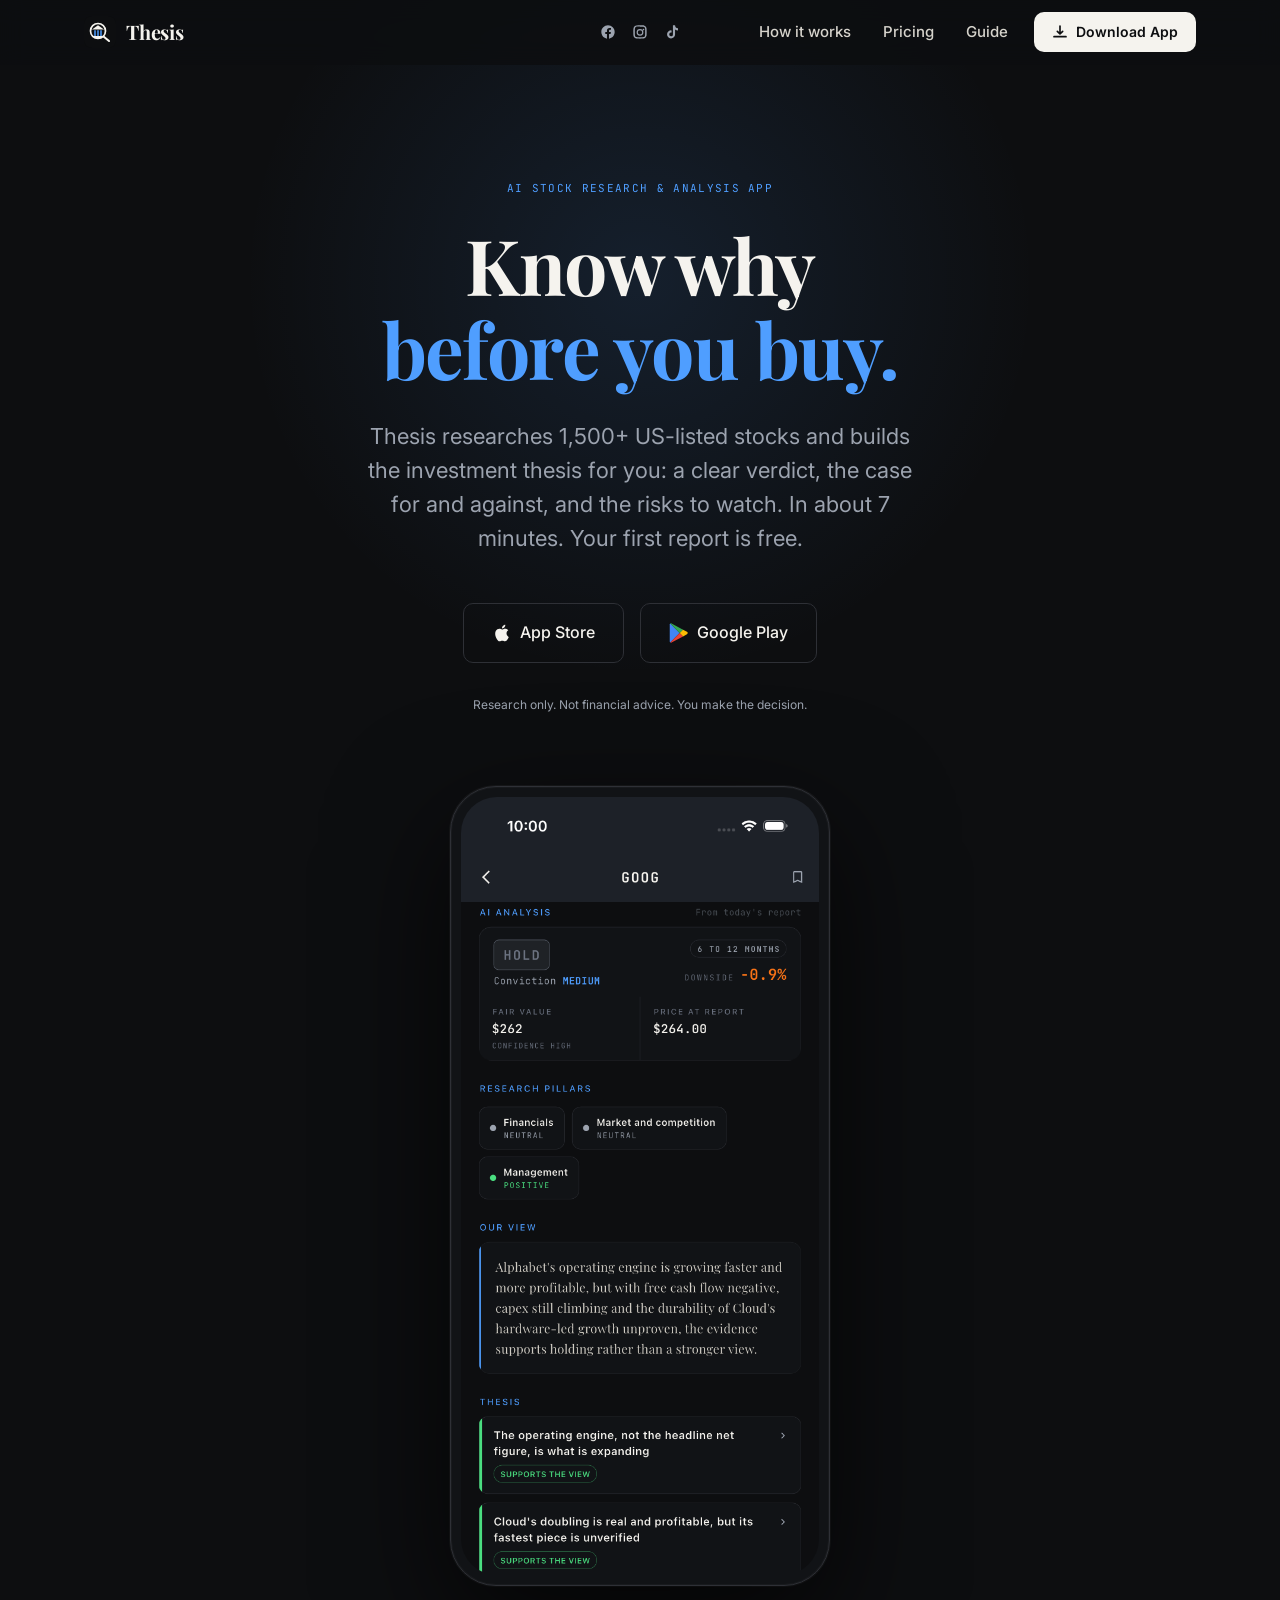
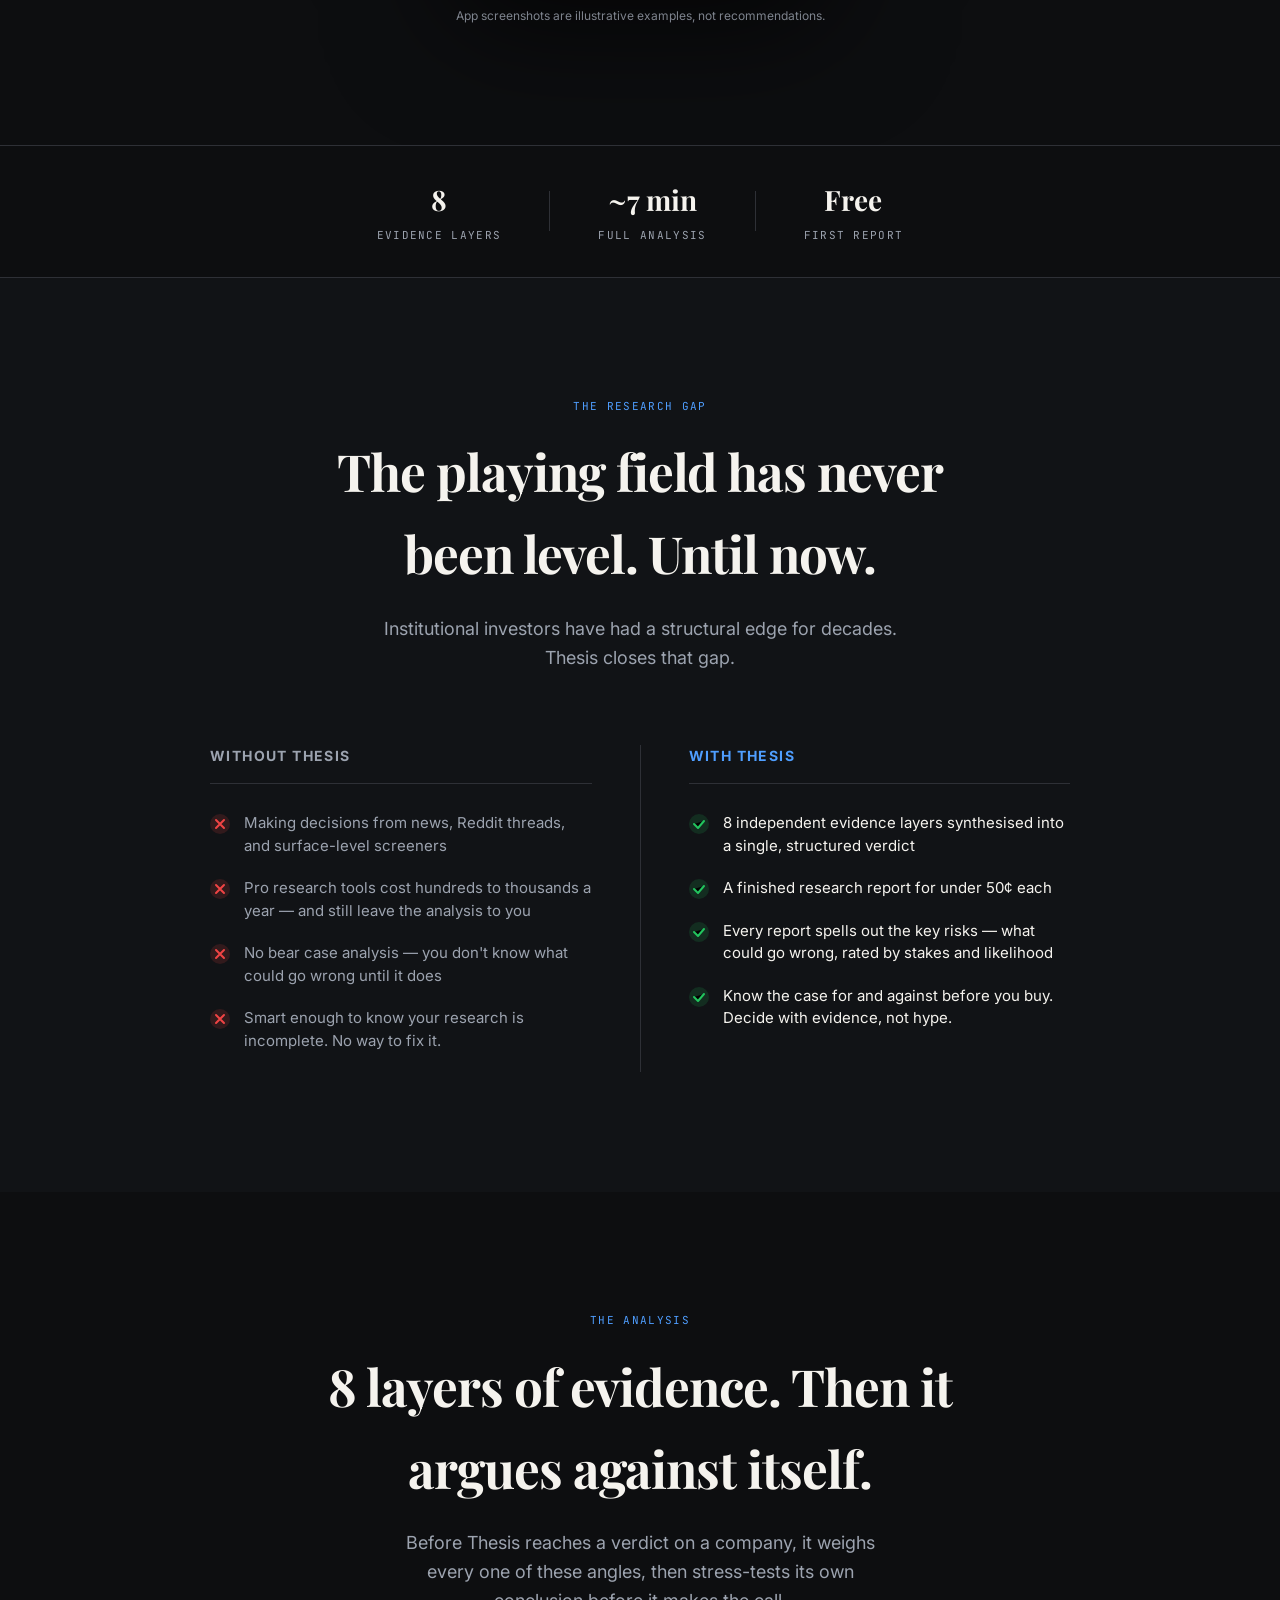
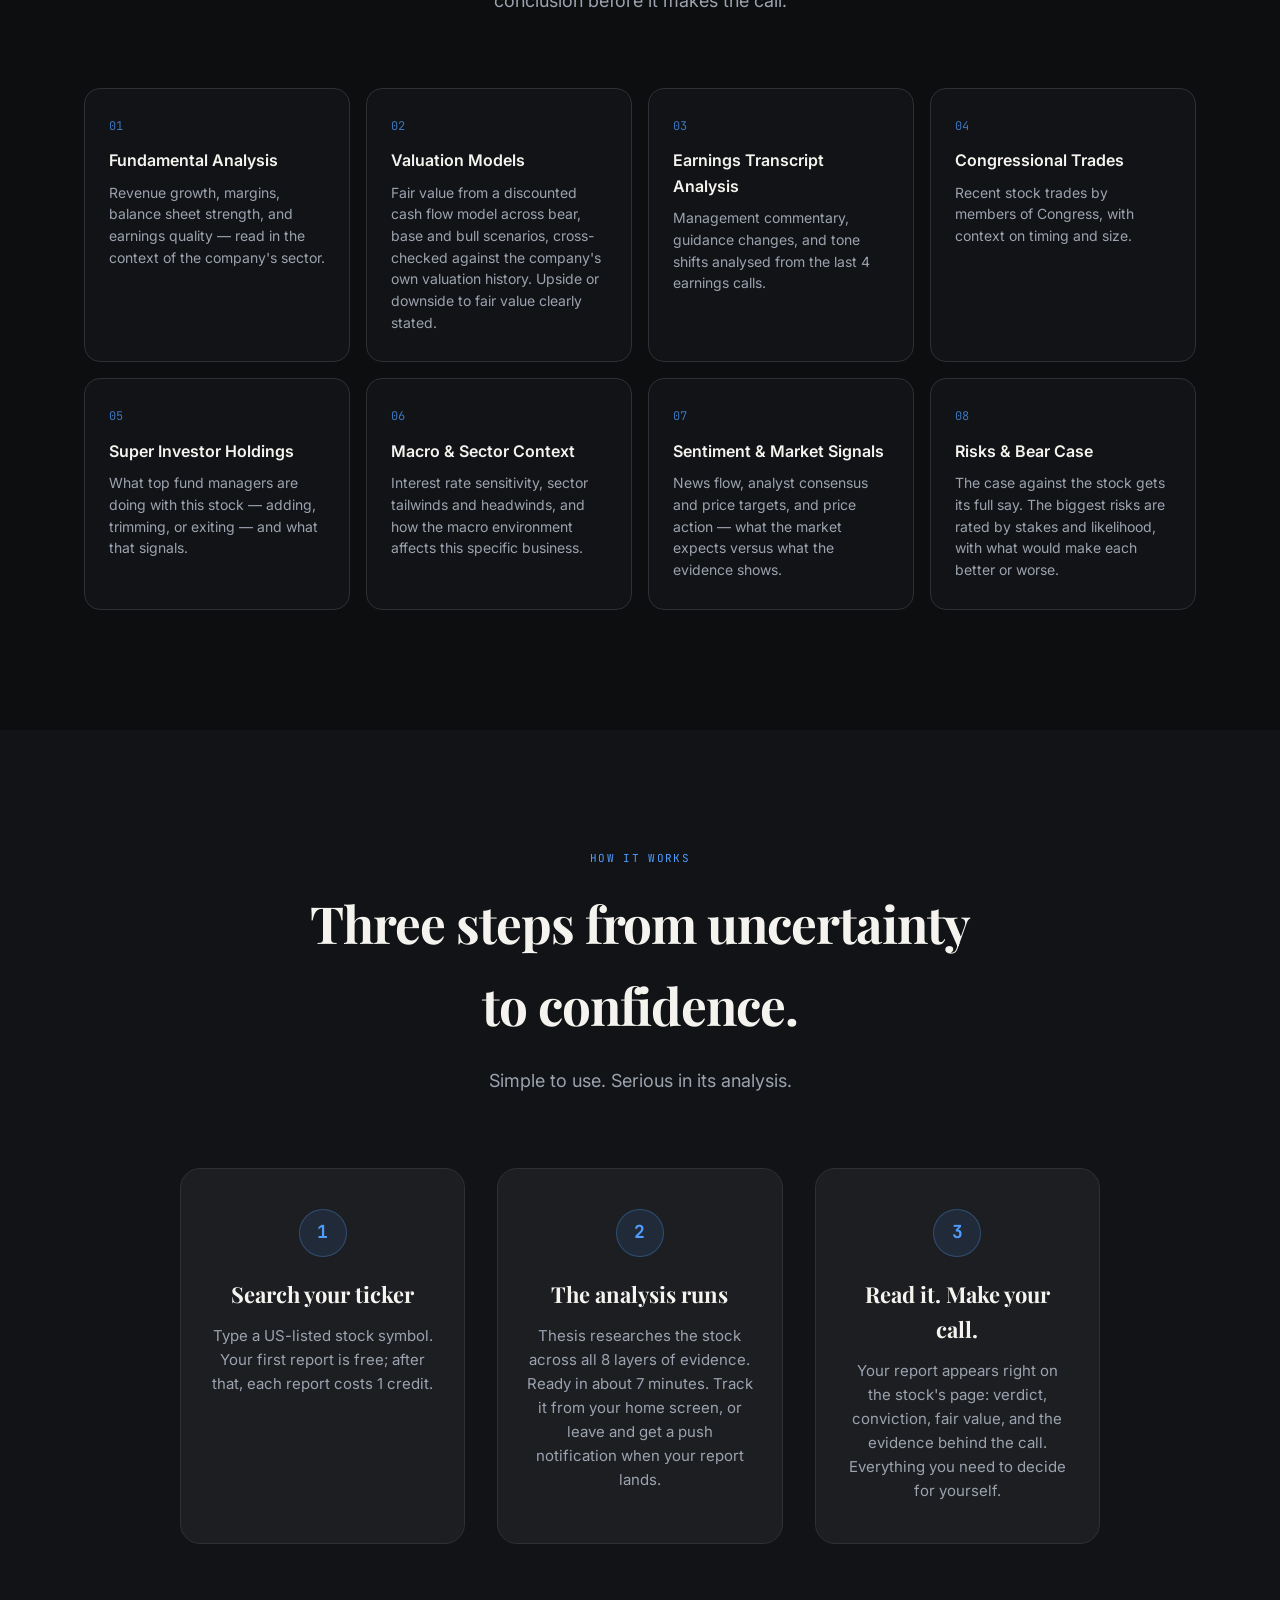
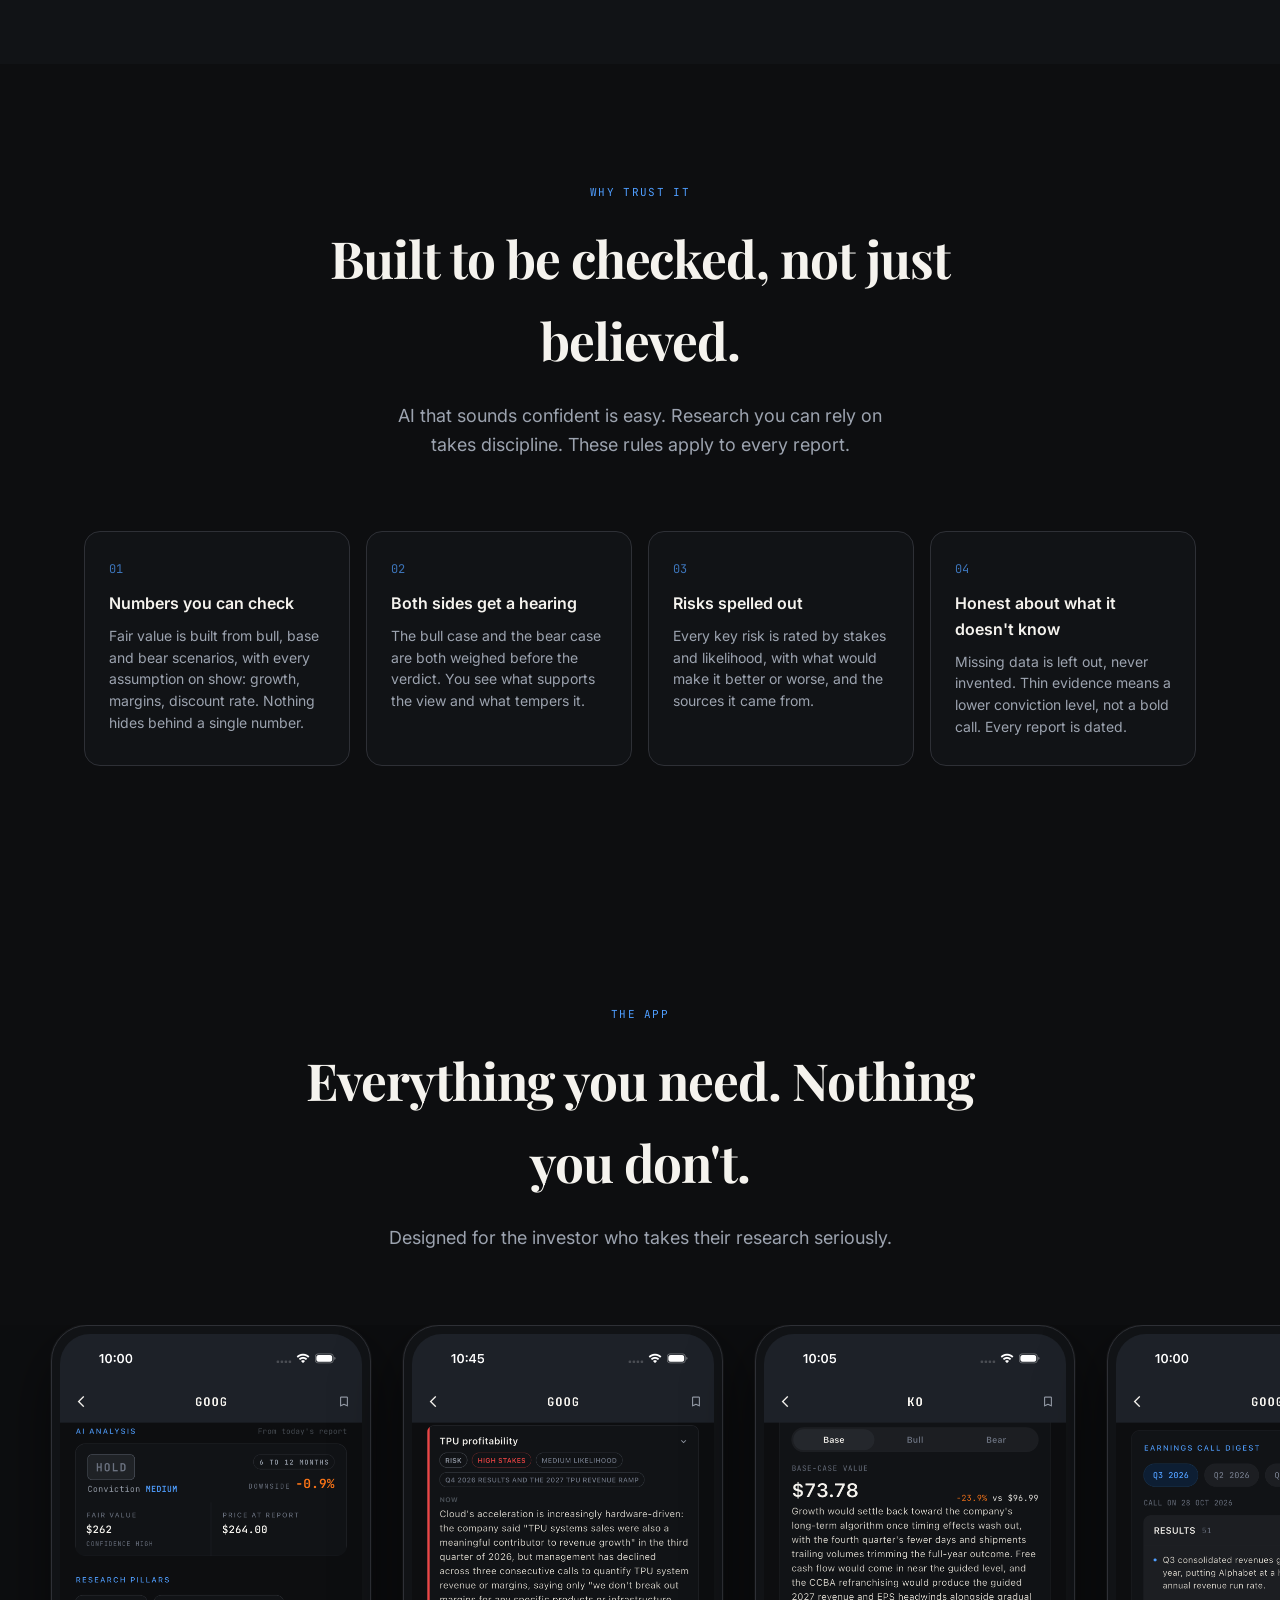
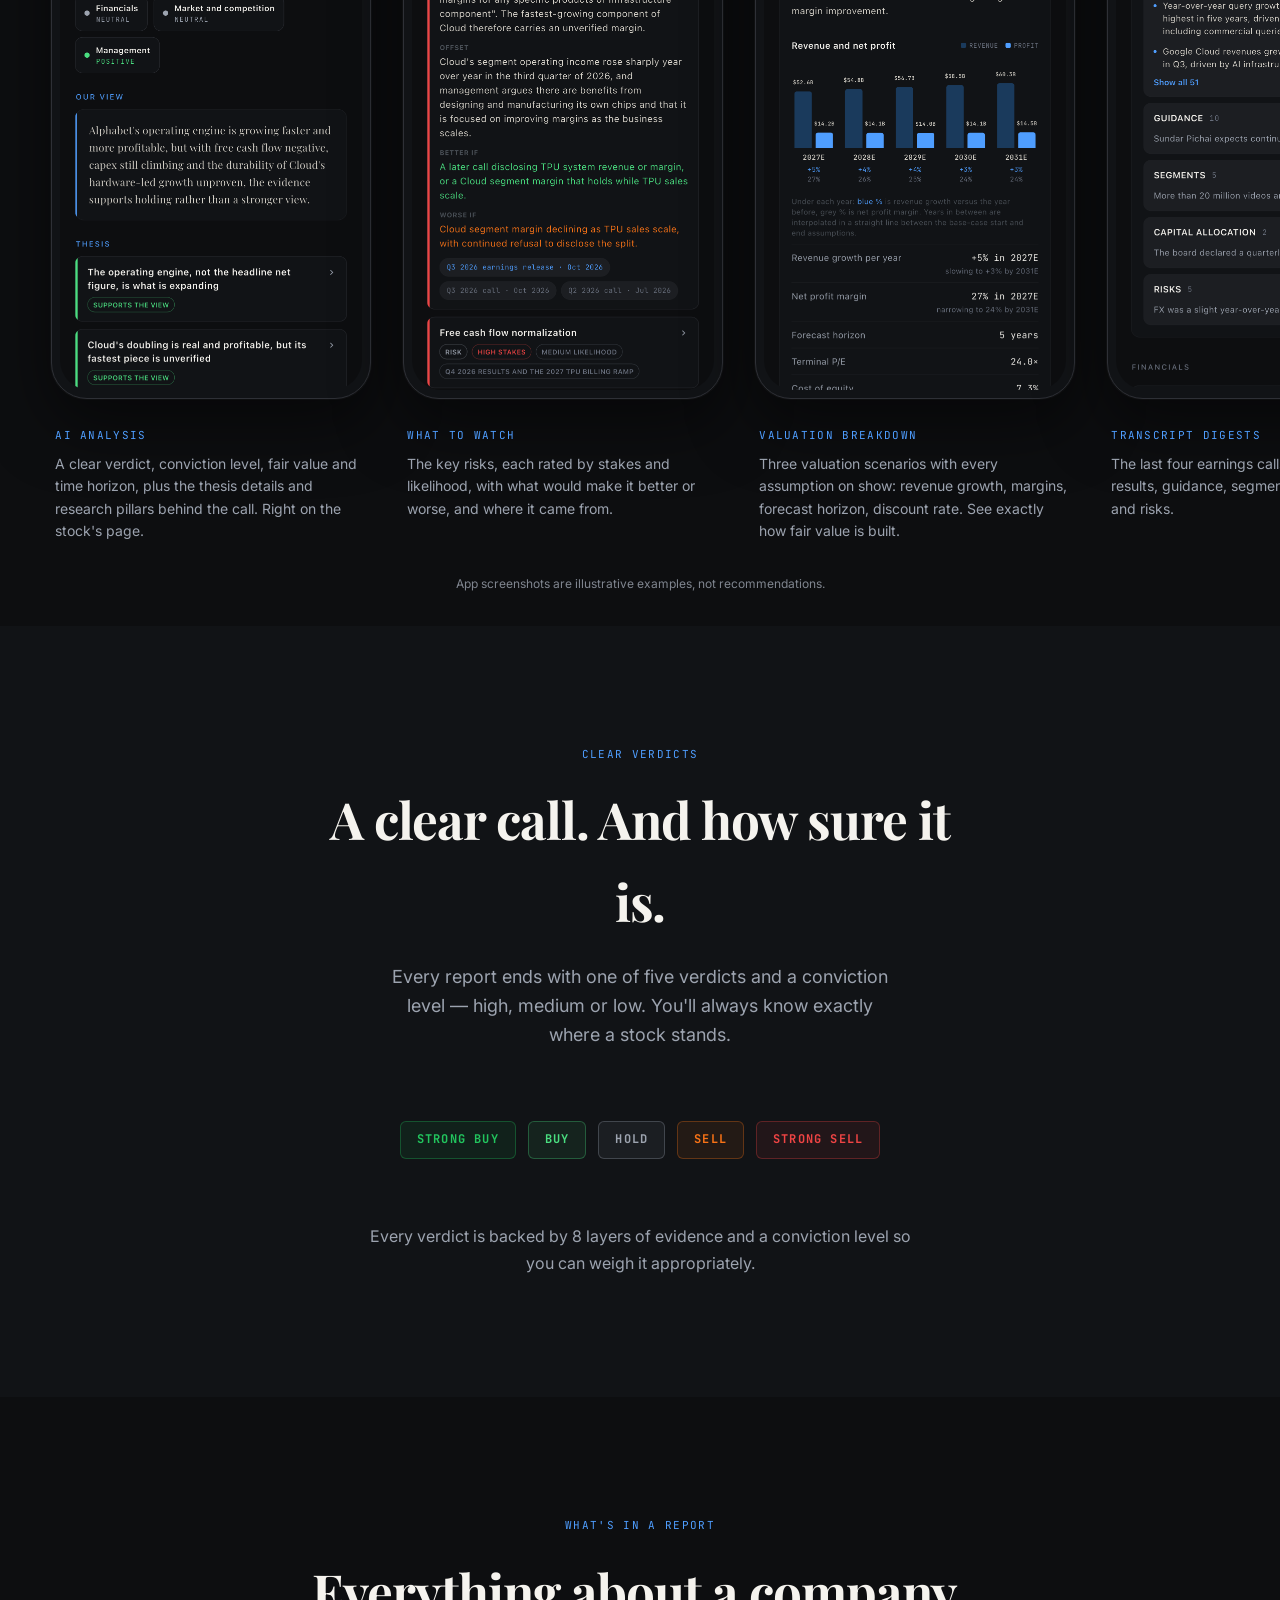
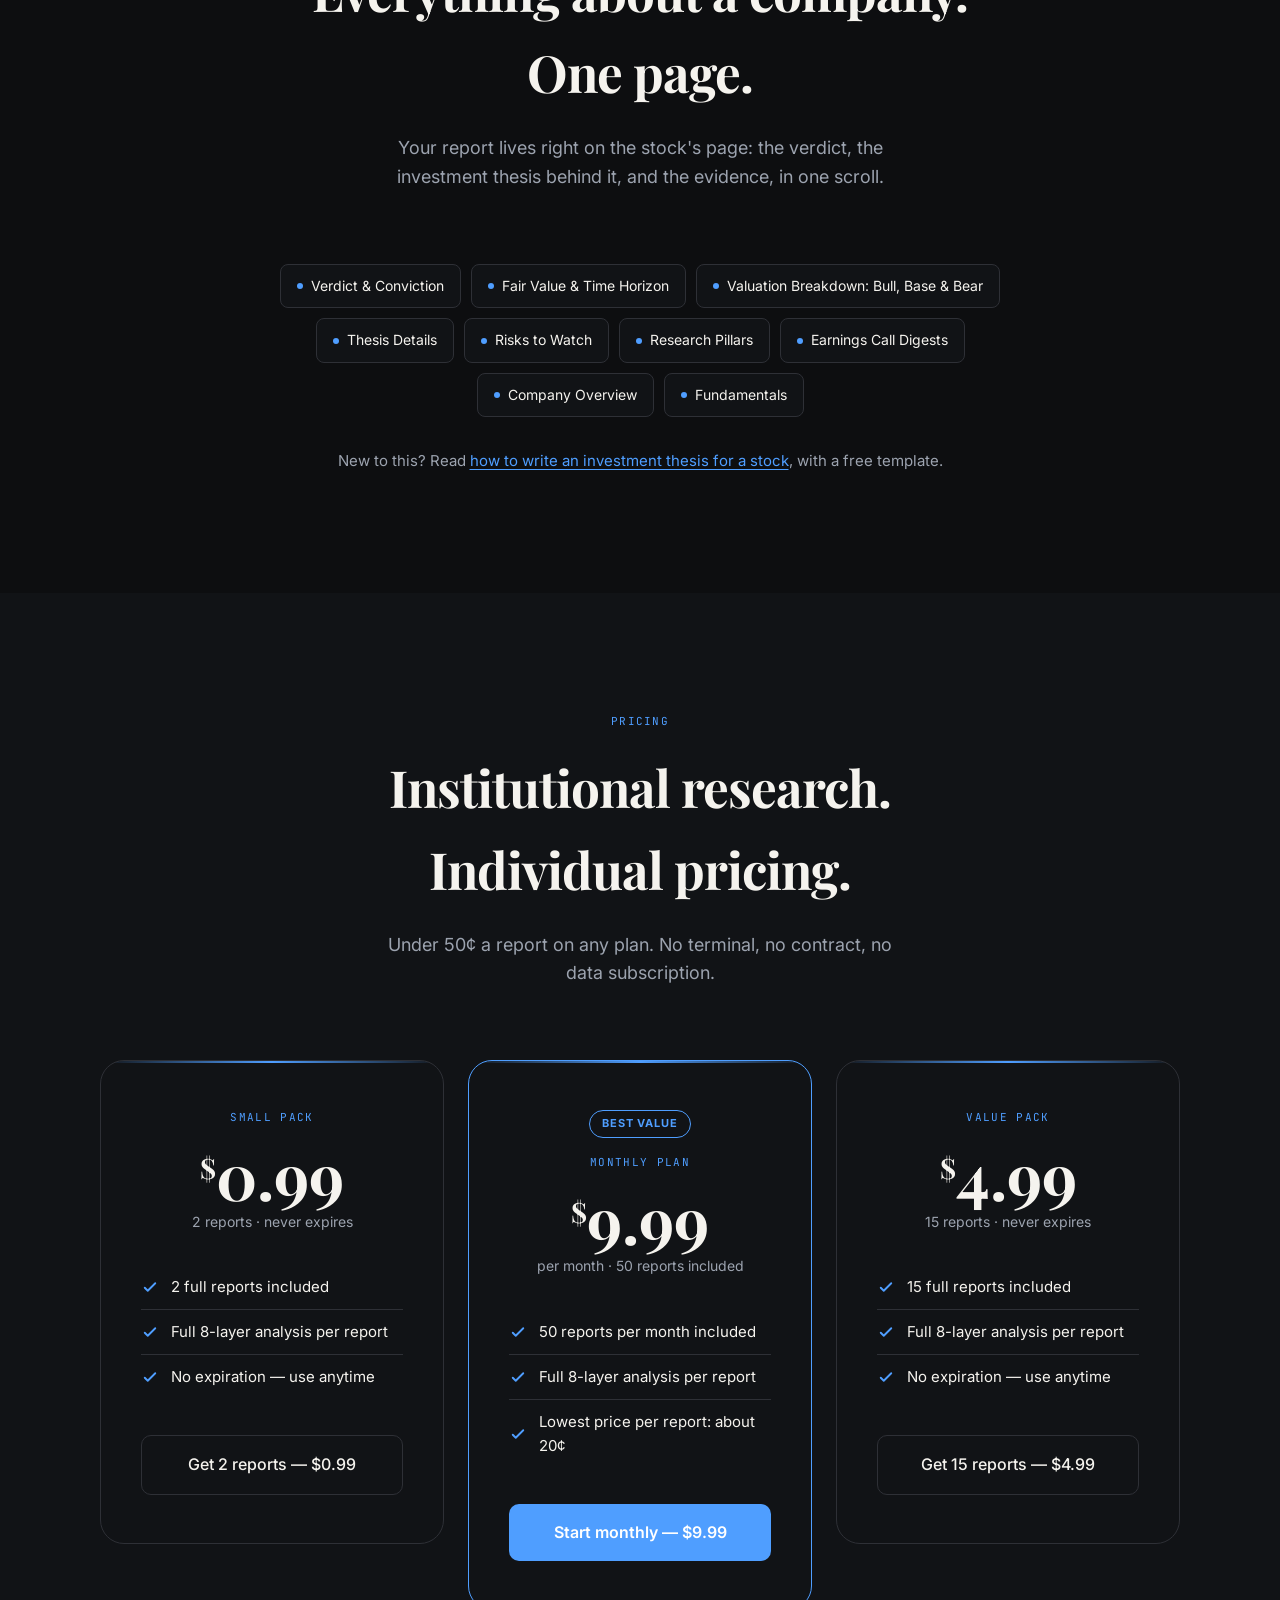
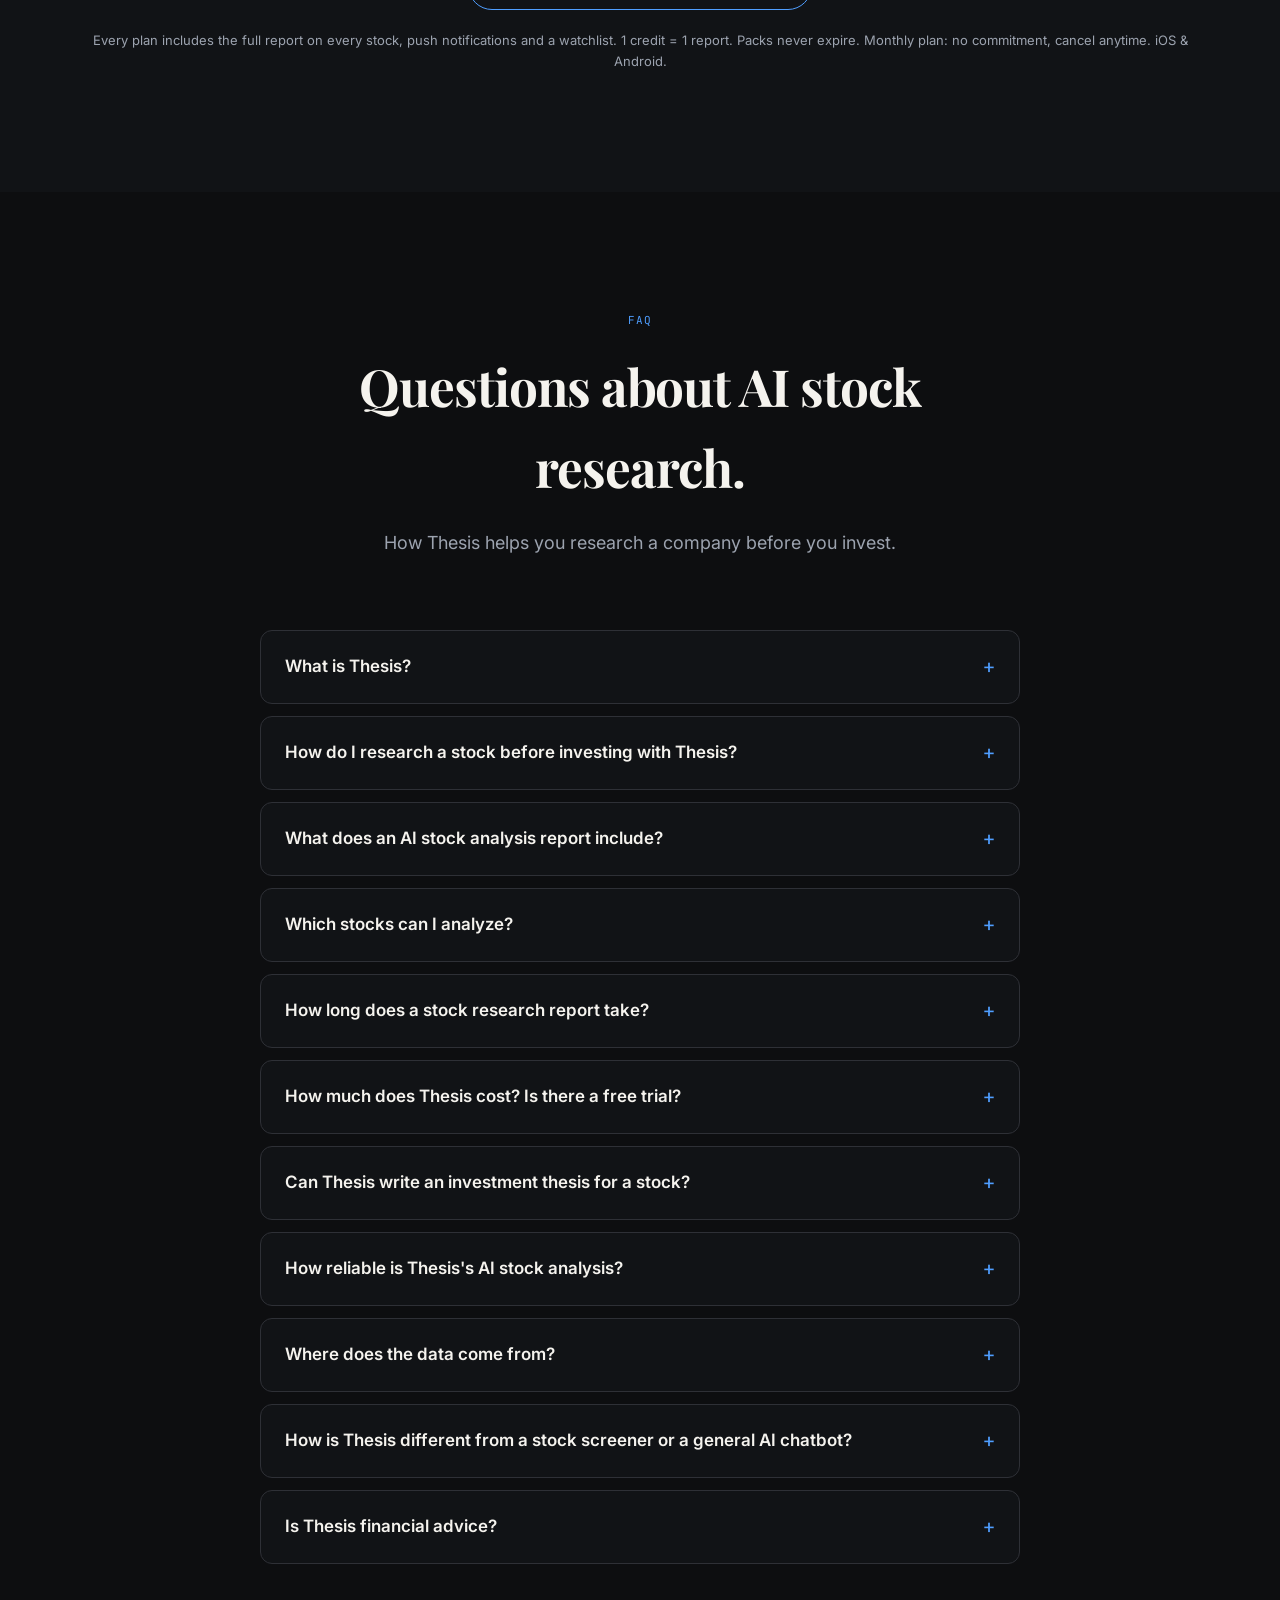
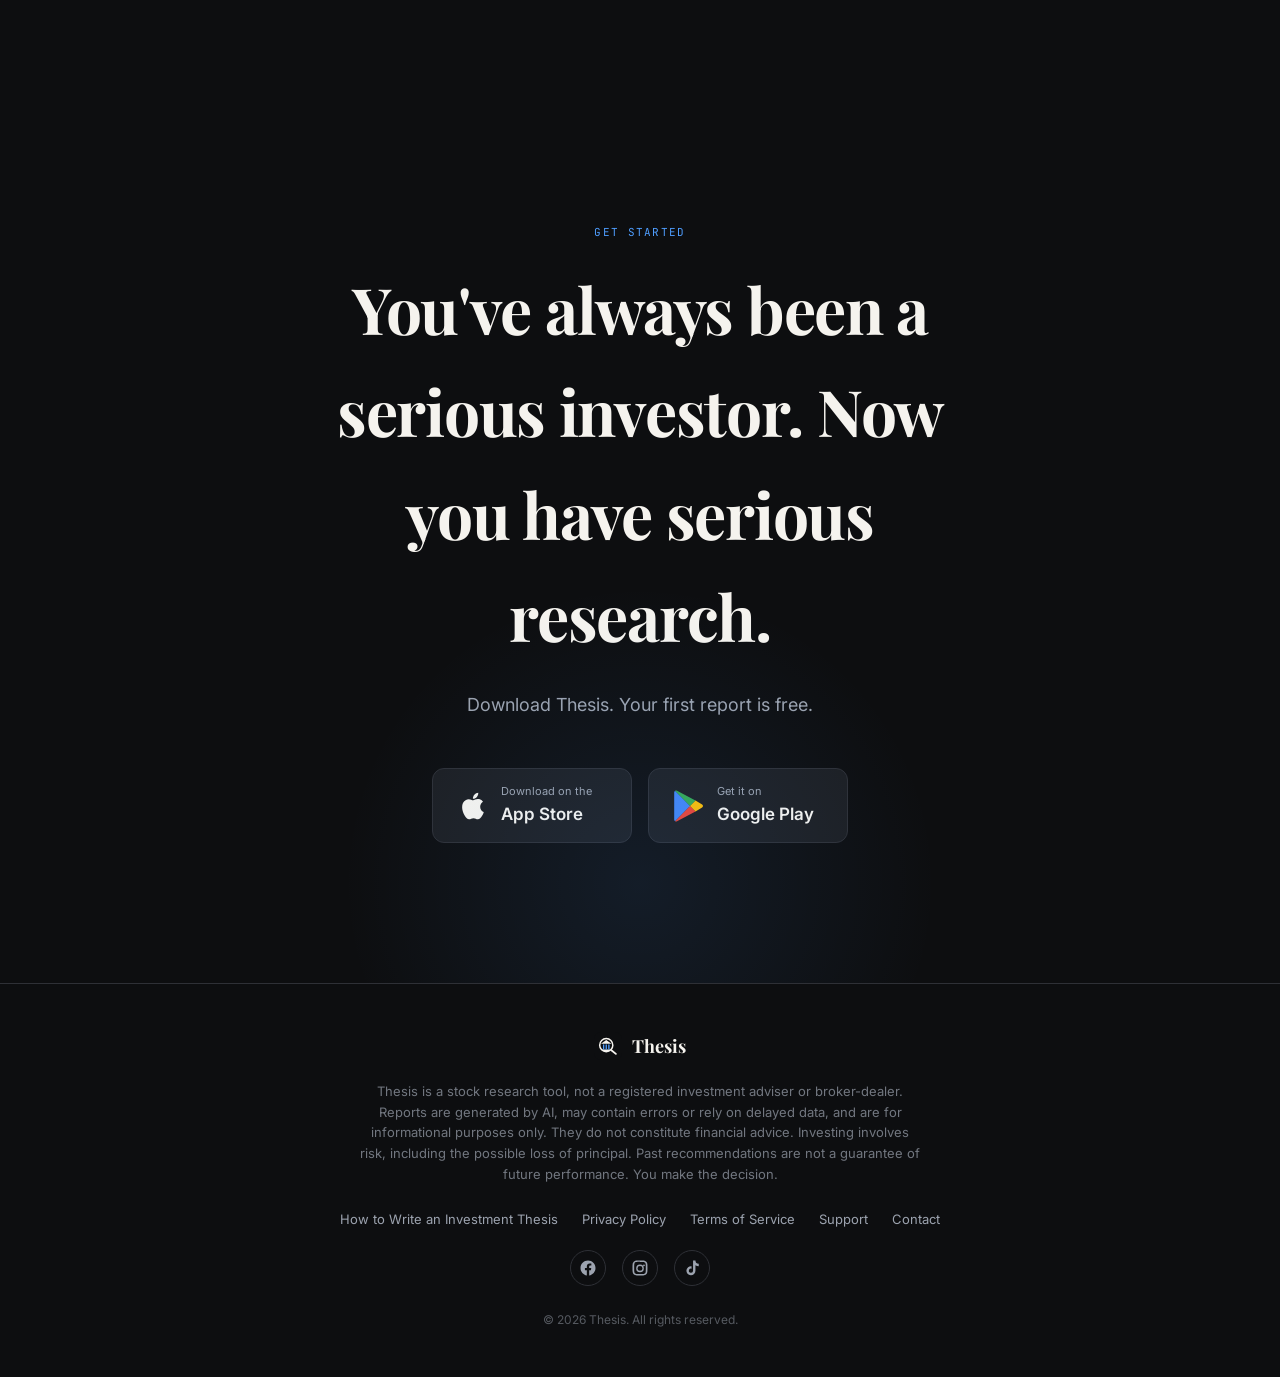
<file: index.html>
<!DOCTYPE html>
<html lang="en">
<head>
  <meta charset="UTF-8" />
  <meta name="viewport" content="width=device-width, initial-scale=1.0" />

  <!-- SEO -->
  <title>Thesis: AI Stock Research &amp; Stock Analysis App for Investors</title>
  <meta name="description" content="AI stock research for 1,500+ US-listed stocks: fundamentals, earnings call digests, bull/base/bear valuation, key risks and a clear verdict. First report free." />
  <meta name="keywords" content="AI stock research, AI stock analysis app, stock research app, stock analysis tool, research a stock before investing, investment thesis for stocks, AI investment thesis generator, bull bear base case valuation, earnings call summary, stock fair value" />
  <meta name="robots" content="index, follow, max-image-preview:large" />
  <meta name="author" content="Thesis" />
  <meta name="theme-color" content="#0D0E10" />
  <link rel="canonical" href="https://thesisstocks.vercel.app/" />
  <!-- Google Search Console ownership verification: keep permanently -->
  <meta name="google-site-verification" content="6p5Zes9EsF5lq2D0mc9dGpTv757O0Z3VxmAUv7bjt0Q" />

  <!-- iOS Smart App Banner (Safari shows an "Open / Get" banner for the App Store app) -->
  <meta name="apple-itunes-app" content="app-id=6782422725" />

  <!-- Open Graph -->
  <meta property="og:type"         content="website" />
  <meta property="og:site_name"    content="Thesis" />
  <meta property="og:url"          content="https://thesisstocks.vercel.app/" />
  <meta property="og:locale"       content="en_US" />
  <meta property="og:title"        content="Thesis: AI Stock Research App" />
  <meta property="og:description"  content="Research US-listed stocks in minutes. Fundamentals, earnings call digests, a bull/base/bear valuation, key risks and a clear verdict. Your first report is free." />
  <meta property="og:image"        content="https://thesisstocks.vercel.app/assets/og-image.png" />
  <meta property="og:image:width"  content="1200" />
  <meta property="og:image:height" content="630" />
  <meta property="og:image:alt"    content="Thesis AI stock research app showing a GOOG HOLD verdict with conviction level and fair value" />

  <!-- Twitter Card -->
  <meta name="twitter:card"        content="summary_large_image" />
  <meta name="twitter:title"       content="Thesis: AI Stock Research App" />
  <meta name="twitter:description" content="Research US-listed stocks in minutes. 8 layers of evidence, the key risks, and a clear verdict. Your first report is free." />
  <meta name="twitter:image"       content="https://thesisstocks.vercel.app/assets/og-image.png" />
  <meta name="twitter:image:alt"   content="Thesis AI stock research app showing a GOOG HOLD verdict with conviction level and fair value" />

  <!-- Structured data: lets search engines understand the brand, the app, and the FAQ -->
  <script type="application/ld+json">
  {
    "@context": "https://schema.org",
    "@graph": [
      {
        "@type": "Organization",
        "@id": "https://thesisstocks.vercel.app/#organization",
        "name": "Thesis",
        "url": "https://thesisstocks.vercel.app/",
        "logo": "https://thesisstocks.vercel.app/assets/app-icon.svg",
        "email": "investormind.stock@gmail.com",
        "sameAs": [
          "https://www.facebook.com/profile.php?id=61592300060480",
          "https://www.instagram.com/thesis.stock.ai",
          "https://www.tiktok.com/@thesis.ai",
          "https://apps.apple.com/us/app/thesis-ai-stock-research/id6782422725",
          "https://play.google.com/store/apps/details?id=com.stockanalyzer.stock_analyzer_ai"
        ]
      },
      {
        "@type": "WebSite",
        "@id": "https://thesisstocks.vercel.app/#website",
        "url": "https://thesisstocks.vercel.app/",
        "name": "Thesis: AI Stock Research",
        "publisher": { "@id": "https://thesisstocks.vercel.app/#organization" },
        "inLanguage": "en-US"
      },
      {
        "@type": "MobileApplication",
        "@id": "https://thesisstocks.vercel.app/#app",
        "name": "Thesis: AI Stock Research",
        "alternateName": "Thesis",
        "description": "AI stock research and stock analysis app. Search 1,500+ US-listed stocks and get a full research report on each stock page: a clear buy, hold or sell verdict with a conviction level, fair value and time horizon, a valuation breakdown with bull, base and bear scenarios, the thesis details behind the call, the key risks to watch, earnings call digests, a company overview, and ten years of fundamentals.",
        "applicationCategory": "FinanceApplication",
        "operatingSystem": "iOS, Android",
        "url": "https://thesisstocks.vercel.app/",
        "image": "https://thesisstocks.vercel.app/assets/og-image.png",
        "screenshot": [
          "https://thesisstocks.vercel.app/assets/app-01-analysis.png",
          "https://thesisstocks.vercel.app/assets/app-06-scenarios.png",
          "https://thesisstocks.vercel.app/assets/app-07-risks.png",
          "https://thesisstocks.vercel.app/assets/app-02-earnings.png",
          "https://thesisstocks.vercel.app/assets/app-03-business.png",
          "https://thesisstocks.vercel.app/assets/app-04-financials.png",
          "https://thesisstocks.vercel.app/assets/app-05-home.png"
        ],
        "installUrl": [
          "https://apps.apple.com/us/app/thesis-ai-stock-research/id6782422725",
          "https://play.google.com/store/apps/details?id=com.stockanalyzer.stock_analyzer_ai"
        ],
        "publisher": { "@id": "https://thesisstocks.vercel.app/#organization" },
        "offers": {
          "@type": "AggregateOffer",
          "priceCurrency": "USD",
          "lowPrice": "0",
          "highPrice": "9.99",
          "offerCount": "4"
        }
      },
      {
        "@type": "FAQPage",
        "@id": "https://thesisstocks.vercel.app/#faq",
        "mainEntity": [
          {
            "@type": "Question",
            "name": "What is Thesis?",
            "acceptedAnswer": { "@type": "Answer", "text": "Thesis is an AI stock research app for iOS and Android. You search a US-listed stock and Thesis researches it for you across 8 layers of evidence, including fundamentals, valuation, earnings calls, market research and a bear case, then gives you a clear verdict with a conviction level and fair value." }
          },
          {
            "@type": "Question",
            "name": "How do I research a stock before investing with Thesis?",
            "acceptedAnswer": { "@type": "Answer", "text": "Type the ticker symbol of a US-listed stock, start the analysis, and read the finished report. Each report covers the company's fundamentals, a breakdown of its valuation, digests of its recent earnings calls, an overview of the business, the thesis behind the verdict, and the key risks to watch." }
          },
          {
            "@type": "Question",
            "name": "What does an AI stock analysis report include?",
            "acceptedAnswer": { "@type": "Answer", "text": "Each report appears right on the stock's page: a verdict (strong buy, buy, hold, sell or strong sell) with a conviction level of high, medium or low, fair value and time horizon, a valuation breakdown with bull, base and bear scenarios and their assumptions, the thesis details and research pillars behind the call, the key risks to watch rated by stakes and likelihood, digests of the last four earnings calls, a company overview, and ten years of fundamentals." }
          },
          {
            "@type": "Question",
            "name": "Which stocks can I analyze?",
            "acceptedAnswer": { "@type": "Answer", "text": "Thesis covers 1,500+ US-listed stocks, including US listings of international companies such as ASML, Novo Nordisk and Spotify. Search by ticker symbol or company name." }
          },
          {
            "@type": "Question",
            "name": "How long does a stock research report take?",
            "acceptedAnswer": { "@type": "Answer", "text": "A full report takes about 7 minutes. Track its progress from your home screen, or leave the app and get a push notification when the report is ready." }
          },
          {
            "@type": "Question",
            "name": "How much does Thesis cost? Is there a free trial?",
            "acceptedAnswer": { "@type": "Answer", "text": "Your first report is free. After that, each report costs 1 credit. You can buy a pack of 2 credits for $0.99 or 15 credits for $4.99, which never expire, or subscribe for $9.99 per month for 50 credits. The monthly plan can be cancelled anytime." }
          },
          {
            "@type": "Question",
            "name": "Can Thesis write an investment thesis for a stock?",
            "acceptedAnswer": { "@type": "Answer", "text": "Yes. Search a US-listed stock and Thesis researches it and writes the investment thesis for you: a clear view, the key points that support or temper it, a bull, base and bear valuation, and the risks that would change the call. Thesis trackers ask you to write the thesis yourself and then monitor it. Thesis builds it from the evidence." }
          },
          {
            "@type": "Question",
            "name": "How reliable is Thesis's AI stock analysis?",
            "acceptedAnswer": { "@type": "Answer", "text": "Every report follows the same rules. Fair value is calculated from bull, base and bear scenarios with every assumption shown. The case for and against the stock is weighed before the verdict, the key risks are rated by stakes and likelihood, and missing data is left out instead of invented. When the evidence is thin, the conviction level drops. No research can predict the market, and AI-generated research can contain errors, so treat every verdict as one input to your own decision." }
          },
          {
            "@type": "Question",
            "name": "Where does the data come from?",
            "acceptedAnswer": { "@type": "Answer", "text": "Reports are built from current company financial statements and filings, the latest earnings call transcripts, market and price data, analyst estimates, public disclosures of congressional trades and fund holdings, and up-to-date news and web research." }
          },
          {
            "@type": "Question",
            "name": "How is Thesis different from a stock screener or a general AI chatbot?",
            "acceptedAnswer": { "@type": "Answer", "text": "A stock screener filters companies by numbers. A general chatbot answers from whatever it remembers. Thesis runs a structured research process on current data for one company at a time, values the business, weighs the strongest case against it, spells out the key risks, and only then reaches a verdict." }
          },
          {
            "@type": "Question",
            "name": "Is Thesis financial advice?",
            "acceptedAnswer": { "@type": "Answer", "text": "No. Thesis is a research tool, not a registered investment adviser or broker-dealer. Reports are generated by AI, are for informational purposes only, may contain errors, and do not constitute financial advice. Investing involves risk, including the possible loss of principal. You make the decision." }
          }
        ]
      }
    ]
  }
  </script>

  <!-- Fonts -->
  <link rel="preconnect" href="https://fonts.googleapis.com" />
  <link rel="preconnect" href="https://fonts.gstatic.com" crossorigin />
  <link href="https://fonts.googleapis.com/css2?family=Playfair+Display:wght@700&family=Inter:wght@400;500;600&family=JetBrains+Mono:wght@400;600;700&display=swap" rel="stylesheet" />

  <!-- Styles -->
  <link rel="stylesheet" href="style.css" />

  <!-- Favicon (inline SVG as data URI) -->
  <link rel="icon" type="image/svg+xml" href="assets/favicon.svg" />
</head>
<body>

  <!-- ═══════════════════════════════════ NAV ═══════════════════════════════════ -->
  <nav>
    <div class="nav-inner">
      <a href="./" class="nav-logo" aria-label="Thesis home">
        <img src="assets/app-icon.svg" class="logo-icon" alt="" width="32" height="32" />
        <span class="nav-wordmark">Thesis</span>
      </a>

      <div class="nav-social">
        <a href="https://www.facebook.com/profile.php?id=61592300060480" aria-label="Facebook" target="_blank" rel="noopener">
          <svg width="16" height="16" viewBox="0 0 24 24" fill="currentColor" aria-hidden="true"><path d="M22 12.06C22 6.5 17.52 2 12 2S2 6.5 2 12.06c0 5.02 3.66 9.18 8.44 9.94v-7.03H7.9v-2.91h2.54V9.85c0-2.51 1.49-3.9 3.77-3.9 1.09 0 2.24.2 2.24.2v2.46h-1.26c-1.24 0-1.63.77-1.63 1.56v1.87h2.78l-.44 2.91h-2.34V22c4.78-.76 8.44-4.92 8.44-9.94Z"/></svg>
        </a>
        <a href="https://www.instagram.com/thesis.stock.ai" aria-label="Instagram" target="_blank" rel="noopener">
          <svg width="16" height="16" viewBox="0 0 24 24" fill="currentColor" aria-hidden="true"><path d="M12 2c2.72 0 3.06.01 4.12.06 1.06.05 1.79.22 2.43.47.66.25 1.22.6 1.77 1.15.5.5.84 1.03 1.11 1.71.25.62.42 1.35.47 2.43.05 1.09.06 1.44.06 4.18 0 2.72-.01 3.06-.06 4.12-.05 1.06-.22 1.79-.47 2.43-.25.66-.6 1.22-1.15 1.77-.5.5-1.03.84-1.71 1.11-.62.25-1.35.42-2.43.47-1.08.05-1.42.06-4.15.06-2.72 0-3.06-.01-4.12-.06-1.06-.05-1.79-.22-2.43-.47-.66-.25-1.22-.6-1.77-1.15-.5-.5-.84-1.03-1.11-1.71-.25-.62-.42-1.35-.47-2.43C2.01 15.06 2 14.72 2 12s.01-3.06.06-4.12c.05-1.06.22-1.79.47-2.43.25-.66.6-1.22 1.15-1.77.5-.5 1.03-.84 1.71-1.11.62-.25 1.35-.42 2.43-.47C8.94 2.01 9.28 2 12 2Zm0 1.8c-2.67 0-2.99.01-4.04.06-.87.04-1.34.18-1.65.3-.42.16-.71.35-1.02.66-.31.31-.5.6-.66 1.02-.12.31-.26.78-.3 1.65C4.28 8.74 4.27 9.06 4.27 12s.01 3.26.06 4.31c.04.87.18 1.34.3 1.65.16.42.35.71.66 1.02.31.31.6.5 1.02.66.31.12.78.26 1.65.3 1.05.05 1.37.06 4.04.06s2.99-.01 4.04-.06c.87-.04 1.34-.18 1.65-.3.42-.16.71-.35 1.02-.66.31-.31.5-.6.66-1.02.12-.31.26-.78.3-1.65.05-1.05.06-1.37.06-4.31s-.01-3.26-.06-4.31c-.04-.87-.18-1.34-.3-1.65-.16-.42-.35-.71-.66-1.02a2.7 2.7 0 0 0-1.02-.66c-.31-.12-.78-.26-1.65-.3-1.05-.05-1.37-.06-4.04-.06Zm0 3.6a5.1 5.1 0 1 1 0 10.2 5.1 5.1 0 0 1 0-10.2Zm0 1.8a3.3 3.3 0 1 0 0 6.6 3.3 3.3 0 0 0 0-6.6Zm5.3-2a1.2 1.2 0 1 1 0 2.4 1.2 1.2 0 0 1 0-2.4Z"/></svg>
        </a>
        <a href="https://www.tiktok.com/@thesis.ai" aria-label="TikTok" target="_blank" rel="noopener">
          <svg width="16" height="16" viewBox="0 0 24 24" fill="currentColor" aria-hidden="true"><path d="M16.6 2h-3.2v13.6a2.8 2.8 0 1 1-2-2.68V9.6a6.03 6.03 0 1 0 5.2 5.97V8.3a7.8 7.8 0 0 0 4.4 1.36V6.4a4.58 4.58 0 0 1-4.4-4.4Z"/></svg>
        </a>
      </div>

      <div class="nav-right">
        <a href="#how-it-works" class="nav-link nav-link-how">How it works</a>
        <a href="#pricing" class="nav-link">Pricing</a>
        <a href="how-to-write-an-investment-thesis/" class="nav-link nav-link-guide">Guide</a>
        <a href="#download" class="nav-cta" aria-label="Download App">
          <svg width="16" height="16" fill="none" viewBox="0 0 24 24" stroke="currentColor" stroke-width="2.5">
            <path d="M12 3v12m0 0-4-4m4 4 4-4M3 19h18" stroke-linecap="round" stroke-linejoin="round"/>
          </svg>
          <span>Download App</span>
        </a>
      </div>
    </div>
  </nav>

  <!-- ═══════════════════════════════════ HERO ═══════════════════════════════════ -->
  <section class="hero">
    <div class="hero-glow" aria-hidden="true"></div>

    <h1 class="animate-fade-up">
      <span class="hero-label label">AI Stock Research &amp; Analysis App</span>
      Know why<br />
      <em>before you buy.</em>
    </h1>

    <p class="hero-sub animate-fade-up delay-2">
      Thesis researches 1,500+ US-listed stocks and builds the investment
      thesis for you: a clear verdict, the case for and against, and the risks
      to watch. In about 7 minutes. Your first report is free.
    </p>

    <div class="hero-actions animate-fade-up delay-3">
      <a href="https://apps.apple.com/us/app/thesis-ai-stock-research/id6782422725" class="btn-secondary">
        <svg width="20" height="20" viewBox="0 0 24 24" fill="#F5F3EE">
          <path d="M18.71 19.5c-.83 1.24-1.71 2.45-3.05 2.47-1.34.03-1.77-.79-3.29-.79-1.53 0-2 .77-3.27.82-1.31.05-2.3-1.32-3.14-2.53C4.25 17 2.94 12.45 4.7 9.39c.87-1.52 2.43-2.48 4.12-2.51 1.28-.02 2.5.87 3.29.87.78 0 2.26-1.07 3.8-.91.65.03 2.47.26 3.64 1.98-.09.06-2.17 1.28-2.15 3.81.03 3.02 2.65 4.03 2.68 4.04-.03.07-.42 1.44-1.38 2.83M13 3.5c.73-.83 1.94-1.46 2.94-1.5.13 1.17-.34 2.35-1.04 3.19-.69.85-1.83 1.51-2.95 1.42-.15-1.15.41-2.35 1.05-3.11z"/>
        </svg>
        App Store
      </a>
      <a href="https://play.google.com/store/apps/details?id=com.stockanalyzer.stock_analyzer_ai" class="btn-secondary">
        <svg width="20" height="20" viewBox="0 0 24 24" fill="none" xmlns="http://www.w3.org/2000/svg">
          <path d="M1.57 0.55C1.15 0.8 0.88 1.25 0.88 1.8V22.2C0.88 22.75 1.15 23.2 1.57 23.45L12.75 12.12V11.88L1.57 0.55Z" fill="#4285F4"/>
          <path d="M16.75 16.12L12.75 12.12V11.88L16.75 7.88L16.87 7.95L21.55 10.62C22.82 11.35 22.82 12.65 21.55 13.38L16.87 16.05L16.75 16.12Z" fill="#FBBC04"/>
          <path d="M16.87 16.05L12.75 12L1.57 23.45C1.98 23.7 2.52 23.68 3.02 23.39L16.87 16.05Z" fill="#EA4335"/>
          <path d="M16.87 7.95L3.02 0.61C2.52 0.32 1.98 0.3 1.57 0.55L12.75 12L16.87 7.95Z" fill="#34A853"/>
        </svg>
        Google Play
      </a>
    </div>

    <p class="hero-disclaimer animate-fade-up delay-4">
      Research only. Not financial advice. You make the decision.
    </p>

    <!-- Hero Screenshot -->
    <div class="hero-mockup">
      <div class="phone-frame">
        <img
          src="assets/app-01-analysis.webp"
          alt="Thesis AI stock research app: GOOG stock page with a HOLD verdict, conviction level, fair value and research pillars"
          class="hero-screenshot"
          width="1206" height="2622"
          fetchpriority="high"
        />
      </div>
    </div>
    <p class="screens-note">App screenshots are illustrative examples, not recommendations.</p>
  </section>

  <!-- ═══════════════════════════════ PROOF BAND ═══════════════════════════════ -->
  <div class="proof-band">
    <div class="proof-inner">
      <div class="proof-item">
        <div class="proof-value">8</div>
        <div class="label">Evidence Layers</div>
      </div>
      <div class="proof-divider"></div>
      <div class="proof-item">
        <div class="proof-value">~7 min</div>
        <div class="label">Full Analysis</div>
      </div>
      <div class="proof-divider"></div>
      <div class="proof-item">
        <div class="proof-value">Free</div>
        <div class="label">First Report</div>
      </div>
    </div>
  </div>

  <!-- ═══════════════════════════════ PROBLEM ═══════════════════════════════ -->
  <section class="problem">
    <div class="container">
      <div class="section-header">
        <div class="label">The Research Gap</div>
        <h2>The playing field has never been level. Until now.</h2>
        <p>Institutional investors have had a structural edge for decades. Thesis closes that gap.</p>
      </div>

      <div class="comparison-grid">
        <div class="comparison-col bad">
          <h3>Without Thesis</h3>

          <div class="comparison-item">
            <svg class="comparison-icon" viewBox="0 0 20 20" fill="#EF4444">
              <circle cx="10" cy="10" r="10" opacity="0.15"/>
              <path d="M6 6l8 8M14 6l-8 8" stroke="#EF4444" stroke-width="2" stroke-linecap="round"/>
            </svg>
            <p>Making decisions from news, Reddit threads, and surface-level screeners</p>
          </div>

          <div class="comparison-item">
            <svg class="comparison-icon" viewBox="0 0 20 20" fill="#EF4444">
              <circle cx="10" cy="10" r="10" opacity="0.15"/>
              <path d="M6 6l8 8M14 6l-8 8" stroke="#EF4444" stroke-width="2" stroke-linecap="round"/>
            </svg>
            <p>Pro research tools cost hundreds to thousands a year — and still leave the analysis to you</p>
          </div>

          <div class="comparison-item">
            <svg class="comparison-icon" viewBox="0 0 20 20" fill="#EF4444">
              <circle cx="10" cy="10" r="10" opacity="0.15"/>
              <path d="M6 6l8 8M14 6l-8 8" stroke="#EF4444" stroke-width="2" stroke-linecap="round"/>
            </svg>
            <p>No bear case analysis — you don't know what could go wrong until it does</p>
          </div>

          <div class="comparison-item">
            <svg class="comparison-icon" viewBox="0 0 20 20" fill="#EF4444">
              <circle cx="10" cy="10" r="10" opacity="0.15"/>
              <path d="M6 6l8 8M14 6l-8 8" stroke="#EF4444" stroke-width="2" stroke-linecap="round"/>
            </svg>
            <p>Smart enough to know your research is incomplete. No way to fix it.</p>
          </div>
        </div>

        <div class="comparison-divider"></div>

        <div class="comparison-col good">
          <h3>With Thesis</h3>

          <div class="comparison-item">
            <svg class="comparison-icon" viewBox="0 0 20 20">
              <circle cx="10" cy="10" r="10" fill="#22C55E" opacity="0.15"/>
              <path d="M5 10l4 4 6-7" stroke="#22C55E" stroke-width="2" stroke-linecap="round" stroke-linejoin="round"/>
            </svg>
            <p>8 independent evidence layers synthesised into a single, structured verdict</p>
          </div>

          <div class="comparison-item">
            <svg class="comparison-icon" viewBox="0 0 20 20">
              <circle cx="10" cy="10" r="10" fill="#22C55E" opacity="0.15"/>
              <path d="M5 10l4 4 6-7" stroke="#22C55E" stroke-width="2" stroke-linecap="round" stroke-linejoin="round"/>
            </svg>
            <p>A finished research report for under 50¢ each</p>
          </div>

          <div class="comparison-item">
            <svg class="comparison-icon" viewBox="0 0 20 20">
              <circle cx="10" cy="10" r="10" fill="#22C55E" opacity="0.15"/>
              <path d="M5 10l4 4 6-7" stroke="#22C55E" stroke-width="2" stroke-linecap="round" stroke-linejoin="round"/>
            </svg>
            <p>Every report spells out the key risks — what could go wrong, rated by stakes and likelihood</p>
          </div>

          <div class="comparison-item">
            <svg class="comparison-icon" viewBox="0 0 20 20">
              <circle cx="10" cy="10" r="10" fill="#22C55E" opacity="0.15"/>
              <path d="M5 10l4 4 6-7" stroke="#22C55E" stroke-width="2" stroke-linecap="round" stroke-linejoin="round"/>
            </svg>
            <p>Know the case for and against before you buy. Decide with evidence, not hype.</p>
          </div>
        </div>
      </div>
    </div>
  </section>

  <!-- ═══════════════════════════════ LAYERS ═══════════════════════════════ -->
  <section id="features">
    <div class="container">
      <div class="section-header">
        <div class="label">The Analysis</div>
        <h2>8 layers of evidence. Then it argues against itself.</h2>
        <p>Before Thesis reaches a verdict on a company, it weighs every one of these angles, then stress-tests its own conclusion before it makes the call.</p>
      </div>

      <div class="layers-grid">
        <div class="layer-card">
          <div class="layer-number">01</div>
          <h3>Fundamental Analysis</h3>
          <p>Revenue growth, margins, balance sheet strength, and earnings quality — read in the context of the company's sector.</p>
        </div>
        <div class="layer-card">
          <div class="layer-number">02</div>
          <h3>Valuation Models</h3>
          <p>Fair value from a discounted cash flow model across bear, base and bull scenarios, cross-checked against the company's own valuation history. Upside or downside to fair value clearly stated.</p>
        </div>
        <div class="layer-card">
          <div class="layer-number">03</div>
          <h3>Earnings Transcript Analysis</h3>
          <p>Management commentary, guidance changes, and tone shifts analysed from the last 4 earnings calls.</p>
        </div>
        <div class="layer-card">
          <div class="layer-number">04</div>
          <h3>Congressional Trades</h3>
          <p>Recent stock trades by members of Congress, with context on timing and size.</p>
        </div>
        <div class="layer-card">
          <div class="layer-number">05</div>
          <h3>Super Investor Holdings</h3>
          <p>What top fund managers are doing with this stock — adding, trimming, or exiting — and what that signals.</p>
        </div>
        <div class="layer-card">
          <div class="layer-number">06</div>
          <h3>Macro &amp; Sector Context</h3>
          <p>Interest rate sensitivity, sector tailwinds and headwinds, and how the macro environment affects this specific business.</p>
        </div>
        <div class="layer-card">
          <div class="layer-number">07</div>
          <h3>Sentiment &amp; Market Signals</h3>
          <p>News flow, analyst consensus and price targets, and price action — what the market expects versus what the evidence shows.</p>
        </div>
        <div class="layer-card">
          <div class="layer-number">08</div>
          <h3>Risks &amp; Bear Case</h3>
          <p>The case against the stock gets its full say. The biggest risks are rated by stakes and likelihood, with what would make each better or worse.</p>
        </div>
      </div>
    </div>
  </section>

  <!-- ═══════════════════════════════ HOW IT WORKS ═══════════════════════════════ -->
  <section class="how-it-works" id="how-it-works">
    <div class="container">
      <div class="section-header">
        <div class="label">How It Works</div>
        <h2>Three steps from uncertainty to confidence.</h2>
        <p>Simple to use. Serious in its analysis.</p>
      </div>

      <div class="steps">
        <div class="step">
          <div class="step-number">1</div>
          <h3>Search your ticker</h3>
          <p>Type a US-listed stock symbol. Your first report is free; after that, each report costs 1 credit.</p>
        </div>
        <div class="step">
          <div class="step-number">2</div>
          <h3>The analysis runs</h3>
          <p>Thesis researches the stock across all 8 layers of evidence. Ready in about 7 minutes. Track it from your home screen, or leave and get a push notification when your report lands.</p>
        </div>
        <div class="step">
          <div class="step-number">3</div>
          <h3>Read it. Make your call.</h3>
          <p>Your report appears right on the stock's page: verdict, conviction, fair value, and the evidence behind the call. Everything you need to decide for yourself.</p>
        </div>
      </div>
    </div>
  </section>

  <!-- ═══════════════════════════════ TRUST ═══════════════════════════════ -->
  <!-- Outcome-level only: do not name models, data vendors, stage counts or thresholds here. -->
  <section id="trust">
    <div class="container">
      <div class="section-header">
        <div class="label">Why Trust It</div>
        <h2>Built to be checked, not just believed.</h2>
        <p>AI that sounds confident is easy. Research you can rely on takes discipline. These rules apply to every report.</p>
      </div>

      <div class="layers-grid">
        <div class="layer-card">
          <div class="layer-number">01</div>
          <h3>Numbers you can check</h3>
          <p>Fair value is built from bull, base and bear scenarios, with every assumption on show: growth, margins, discount rate. Nothing hides behind a single number.</p>
        </div>
        <div class="layer-card">
          <div class="layer-number">02</div>
          <h3>Both sides get a hearing</h3>
          <p>The bull case and the bear case are both weighed before the verdict. You see what supports the view and what tempers it.</p>
        </div>
        <div class="layer-card">
          <div class="layer-number">03</div>
          <h3>Risks spelled out</h3>
          <p>Every key risk is rated by stakes and likelihood, with what would make it better or worse, and the sources it came from.</p>
        </div>
        <div class="layer-card">
          <div class="layer-number">04</div>
          <h3>Honest about what it doesn't know</h3>
          <p>Missing data is left out, never invented. Thin evidence means a lower conviction level, not a bold call. Every report is dated.</p>
        </div>
      </div>
    </div>
  </section>

  <!-- ═══════════════════════════════ SCREENSHOTS ═══════════════════════════════ -->
  <section class="screenshots-section" id="app">
    <div class="container">
      <div class="section-header">
        <div class="label">The App</div>
        <h2>Everything you need. Nothing you don't.</h2>
        <p>Designed for the investor who takes their research seriously.</p>
      </div>
    </div>

    <div class="screenshots-scroll-outer">
      <div class="screenshots-track">

        <div class="screenshot-item">
          <div class="screenshot-phone">
            <img
              src="assets/app-01-analysis.webp"
              alt="GOOG stock page with AI stock analysis: HOLD verdict, medium conviction, fair value, research pillars and the thesis behind the call"
              width="1206" height="2622"
              loading="lazy" decoding="async"
            />
          </div>
          <div class="screenshot-caption">
            <div class="label">AI Analysis</div>
            <p>A clear verdict, conviction level, fair value and time horizon, plus the thesis details and research pillars behind the call. Right on the stock's page.</p>
          </div>
        </div>

        <div class="screenshot-item">
          <div class="screenshot-phone">
            <img
              src="assets/app-07-risks.webp"
              alt="Stock risk analysis in the Thesis app: each key risk rated by stakes and likelihood, with what would make it better or worse and the earnings sources behind it"
              width="1206" height="2622"
              loading="lazy" decoding="async"
            />
          </div>
          <div class="screenshot-caption">
            <div class="label">What to Watch</div>
            <p>The key risks, each rated by stakes and likelihood, with what would make it better or worse, and where it came from.</p>
          </div>
        </div>

        <div class="screenshot-item">
          <div class="screenshot-phone">
            <img
              src="assets/app-06-scenarios.webp"
              alt="Stock valuation with bull, base and bear scenarios: KO base-case fair value, 5-year revenue and profit forecast, and every assumption shown"
              width="1206" height="2622"
              loading="lazy" decoding="async"
            />
          </div>
          <div class="screenshot-caption">
            <div class="label">Valuation Breakdown</div>
            <p>Three valuation scenarios with every assumption on show: revenue growth, margins, forecast horizon, discount rate. See exactly how fair value is built.</p>
          </div>
        </div>

        <div class="screenshot-item">
          <div class="screenshot-phone">
            <img
              src="assets/app-02-earnings.webp"
              alt="Earnings call digest for the last 4 quarters: results, guidance, segments, capital allocation and risks"
              width="1206" height="2622"
              loading="lazy" decoding="async"
            />
          </div>
          <div class="screenshot-caption">
            <div class="label">Transcript Digests</div>
            <p>The last four earnings calls, digested into results, guidance, segments, capital allocation and risks.</p>
          </div>
        </div>

        <div class="screenshot-item">
          <div class="screenshot-phone">
            <img
              src="assets/app-03-business.webp"
              alt="Company research overview: what the business does, products, services, segments, competition and supply chain"
              width="1206" height="2622"
              loading="lazy" decoding="async"
            />
          </div>
          <div class="screenshot-caption">
            <div class="label">Company Overview</div>
            <p>What the company actually does: products, services, segments, competition and supply chain, in a few minutes' read.</p>
          </div>
        </div>

        <div class="screenshot-item">
          <div class="screenshot-phone">
            <img
              src="assets/app-04-financials.webp"
              alt="Ten years of company financials: revenue, net profit, margins and free cash flow charts"
              width="1206" height="2622"
              loading="lazy" decoding="async"
            />
          </div>
          <div class="screenshot-caption">
            <div class="label">Fundamentals</div>
            <p>Ten years of revenue, profit, margins and free cash flow, annual or quarterly, at a glance.</p>
          </div>
        </div>

        <div class="screenshot-item">
          <div class="screenshot-phone">
            <img
              src="assets/app-05-home.webp"
              alt="Stock research app home screen with reports in progress, credits balance and watchlist"
              width="1206" height="2622"
              loading="lazy" decoding="async"
            />
          </div>
          <div class="screenshot-caption">
            <div class="label">Your Reports</div>
            <p>Queue reports on any ticker. Track progress from home and get notified the moment each one lands.</p>
          </div>
        </div>

      </div>
    </div>
    <div class="container"><p class="screens-note">App screenshots are illustrative examples, not recommendations.</p></div>
  </section>

  <!-- ═══════════════════════════════ VERDICT ═══════════════════════════════ -->
  <section class="verdicts">
    <div class="container">
      <div class="section-header">
        <div class="label">Clear Verdicts</div>
        <h2>A clear call. And how sure it is.</h2>
        <p>Every report ends with one of five verdicts and a conviction level — high, medium or low. You'll always know exactly where a stock stands.</p>
      </div>

      <div class="verdict-grid">
        <div class="verdict-badge strong-buy">STRONG BUY</div>
        <div class="verdict-badge buy">BUY</div>
        <div class="verdict-badge hold">HOLD</div>
        <div class="verdict-badge sell">SELL</div>
        <div class="verdict-badge strong-sell">STRONG SELL</div>
      </div>

      <p class="verdict-description">
        Every verdict is backed by 8 layers of evidence and a conviction level
        so you can weigh it appropriately.
      </p>
    </div>
  </section>

  <!-- ═══════════════════════════════ REPORT CONTENTS ═══════════════════════════════ -->
  <section id="report">
    <div class="container">
      <div class="section-header">
        <div class="label">What's in a Report</div>
        <h2>Everything about a company. One page.</h2>
        <p>Your report lives right on the stock's page: the verdict, the investment thesis behind it, and the evidence, in one scroll.</p>
      </div>

      <div class="report-tabs">
        <div class="report-tab"><div class="tab-dot"></div> Verdict &amp; Conviction</div>
        <div class="report-tab"><div class="tab-dot"></div> Fair Value &amp; Time Horizon</div>
        <div class="report-tab"><div class="tab-dot"></div> Valuation Breakdown: Bull, Base &amp; Bear</div>
        <div class="report-tab"><div class="tab-dot"></div> Thesis Details</div>
        <div class="report-tab"><div class="tab-dot"></div> Risks to Watch</div>
        <div class="report-tab"><div class="tab-dot"></div> Research Pillars</div>
        <div class="report-tab"><div class="tab-dot"></div> Earnings Call Digests</div>
        <div class="report-tab"><div class="tab-dot"></div> Company Overview</div>
        <div class="report-tab"><div class="tab-dot"></div> Fundamentals</div>
      </div>

      <p class="report-guide-link">New to this? Read <a href="how-to-write-an-investment-thesis/">how to write an investment thesis for a stock</a>, with a free template.</p>
    </div>
  </section>

  <!-- ═══════════════════════════════ PRICING ═══════════════════════════════ -->
  <section id="pricing" style="background: var(--surface);">
    <div class="container">
      <div class="section-header">
        <div class="label">Pricing</div>
        <h2>Institutional research. Individual pricing.</h2>
        <p>Under 50¢ a report on any plan. No terminal, no contract, no data subscription.</p>
      </div>

      <div class="pricing-grid">
        <div class="pricing-card">
          <div class="label">Small Pack</div>
          <div class="pricing-amount"><sup>$</sup>0.99</div>
          <div class="pricing-per">2 reports · never expires</div>

          <ul class="pricing-features">
            <li>
              <svg class="check-icon" width="18" height="18" fill="none" viewBox="0 0 24 24" stroke="currentColor" stroke-width="2.5">
                <path d="M5 13l4 4L19 7" stroke-linecap="round" stroke-linejoin="round"/>
              </svg>
              2 full reports included
            </li>
            <li>
              <svg class="check-icon" width="18" height="18" fill="none" viewBox="0 0 24 24" stroke="currentColor" stroke-width="2.5">
                <path d="M5 13l4 4L19 7" stroke-linecap="round" stroke-linejoin="round"/>
              </svg>
              Full 8-layer analysis per report
            </li>
            <li>
              <svg class="check-icon" width="18" height="18" fill="none" viewBox="0 0 24 24" stroke="currentColor" stroke-width="2.5">
                <path d="M5 13l4 4L19 7" stroke-linecap="round" stroke-linejoin="round"/>
              </svg>
              No expiration — use anytime
            </li>
          </ul>

          <a href="#download" class="btn-secondary" style="width:100%; justify-content:center;">
            Get 2 reports — $0.99
          </a>
        </div>

        <div class="pricing-card featured">
          <div class="pricing-badge">Best Value</div>
          <div class="label">Monthly Plan</div>
          <div class="pricing-amount"><sup>$</sup>9.99</div>
          <div class="pricing-per">per month · 50 reports included</div>

          <ul class="pricing-features">
            <li>
              <svg class="check-icon" width="18" height="18" fill="none" viewBox="0 0 24 24" stroke="currentColor" stroke-width="2.5">
                <path d="M5 13l4 4L19 7" stroke-linecap="round" stroke-linejoin="round"/>
              </svg>
              50 reports per month included
            </li>
            <li>
              <svg class="check-icon" width="18" height="18" fill="none" viewBox="0 0 24 24" stroke="currentColor" stroke-width="2.5">
                <path d="M5 13l4 4L19 7" stroke-linecap="round" stroke-linejoin="round"/>
              </svg>
              Full 8-layer analysis per report
            </li>
            <li>
              <svg class="check-icon" width="18" height="18" fill="none" viewBox="0 0 24 24" stroke="currentColor" stroke-width="2.5">
                <path d="M5 13l4 4L19 7" stroke-linecap="round" stroke-linejoin="round"/>
              </svg>
              Lowest price per report: about 20¢
            </li>
          </ul>

          <a href="#download" class="btn-primary" style="width:100%; justify-content:center;">
            Start monthly — $9.99
          </a>
        </div>

        <div class="pricing-card">
          <div class="label">Value Pack</div>
          <div class="pricing-amount"><sup>$</sup>4.99</div>
          <div class="pricing-per">15 reports · never expires</div>

          <ul class="pricing-features">
            <li>
              <svg class="check-icon" width="18" height="18" fill="none" viewBox="0 0 24 24" stroke="currentColor" stroke-width="2.5">
                <path d="M5 13l4 4L19 7" stroke-linecap="round" stroke-linejoin="round"/>
              </svg>
              15 full reports included
            </li>
            <li>
              <svg class="check-icon" width="18" height="18" fill="none" viewBox="0 0 24 24" stroke="currentColor" stroke-width="2.5">
                <path d="M5 13l4 4L19 7" stroke-linecap="round" stroke-linejoin="round"/>
              </svg>
              Full 8-layer analysis per report
            </li>
            <li>
              <svg class="check-icon" width="18" height="18" fill="none" viewBox="0 0 24 24" stroke="currentColor" stroke-width="2.5">
                <path d="M5 13l4 4L19 7" stroke-linecap="round" stroke-linejoin="round"/>
              </svg>
              No expiration — use anytime
            </li>
          </ul>

          <a href="#download" class="btn-secondary" style="width:100%; justify-content:center;">
            Get 15 reports — $4.99
          </a>
        </div>
      </div>

      <p class="pricing-note" style="text-align:center;">Every plan includes the full report on every stock, push notifications and a watchlist. 1 credit = 1 report. Packs never expire. Monthly plan: no commitment, cancel anytime. iOS &amp; Android.</p>
    </div>
  </section>

  <!-- ═══════════════════════════════ FAQ ═══════════════════════════════ -->
  <!-- Keep answers in sync with the FAQPage JSON-LD in <head>. -->
  <section class="faq" id="faq">
    <div class="container">
      <div class="section-header">
        <div class="label">FAQ</div>
        <h2>Questions about AI stock research.</h2>
        <p>How Thesis helps you research a company before you invest.</p>
      </div>

      <div class="faq-list">
        <details class="faq-item">
          <summary><h3>What is Thesis?</h3></summary>
          <p>Thesis is an AI stock research app for iOS and Android. You search a US-listed stock and Thesis researches it for you across 8 layers of evidence, including fundamentals, valuation, earnings calls, market research and a bear case, then gives you a clear verdict with a conviction level and fair value.</p>
        </details>
        <details class="faq-item">
          <summary><h3>How do I research a stock before investing with Thesis?</h3></summary>
          <p>Type the ticker symbol of a US-listed stock, start the analysis, and read the finished report. Each report covers the company's fundamentals, a breakdown of its valuation, digests of its recent earnings calls, an overview of the business, the thesis behind the verdict, and the key risks to watch.</p>
        </details>
        <details class="faq-item">
          <summary><h3>What does an AI stock analysis report include?</h3></summary>
          <p>Each report appears right on the stock's page: a verdict (strong buy, buy, hold, sell or strong sell) with a conviction level of high, medium or low, fair value and time horizon, a valuation breakdown with bull, base and bear scenarios and their assumptions, the thesis details and research pillars behind the call, the key risks to watch rated by stakes and likelihood, digests of the last four earnings calls, a company overview, and ten years of fundamentals.</p>
        </details>
        <details class="faq-item">
          <summary><h3>Which stocks can I analyze?</h3></summary>
          <p>Thesis covers 1,500+ US-listed stocks, including US listings of international companies such as ASML, Novo Nordisk and Spotify. Search by ticker symbol or company name.</p>
        </details>
        <details class="faq-item">
          <summary><h3>How long does a stock research report take?</h3></summary>
          <p>A full report takes about 7 minutes. Track its progress from your home screen, or leave the app and get a push notification when the report is ready.</p>
        </details>
        <details class="faq-item">
          <summary><h3>How much does Thesis cost? Is there a free trial?</h3></summary>
          <p>Your first report is free. After that, each report costs 1 credit. You can buy a pack of 2 credits for $0.99 or 15 credits for $4.99, which never expire, or subscribe for $9.99 per month for 50 credits. The monthly plan can be cancelled anytime.</p>
        </details>
        <details class="faq-item">
          <summary><h3>Can Thesis write an investment thesis for a stock?</h3></summary>
          <p>Yes. Search a US-listed stock and Thesis researches it and writes the investment thesis for you: a clear view, the key points that support or temper it, a bull, base and bear valuation, and the risks that would change the call. Thesis trackers ask you to write the thesis yourself and then monitor it. Thesis builds it from the evidence.</p>
        </details>
        <details class="faq-item">
          <summary><h3>How reliable is Thesis's AI stock analysis?</h3></summary>
          <p>Every report follows the same rules. Fair value is calculated from bull, base and bear scenarios with every assumption shown. The case for and against the stock is weighed before the verdict, the key risks are rated by stakes and likelihood, and missing data is left out instead of invented. When the evidence is thin, the conviction level drops. No research can predict the market, and AI-generated research can contain errors, so treat every verdict as one input to your own decision.</p>
        </details>
        <details class="faq-item">
          <summary><h3>Where does the data come from?</h3></summary>
          <p>Reports are built from current company financial statements and filings, the latest earnings call transcripts, market and price data, analyst estimates, public disclosures of congressional trades and fund holdings, and up-to-date news and web research.</p>
        </details>
        <details class="faq-item">
          <summary><h3>How is Thesis different from a stock screener or a general AI chatbot?</h3></summary>
          <p>A stock screener filters companies by numbers. A general chatbot answers from whatever it remembers. Thesis runs a structured research process on current data for one company at a time, values the business, weighs the strongest case against it, spells out the key risks, and only then reaches a verdict.</p>
        </details>
        <details class="faq-item">
          <summary><h3>Is Thesis financial advice?</h3></summary>
          <p>No. Thesis is a research tool, not a registered investment adviser or broker-dealer. Reports are generated by AI, are for informational purposes only, may contain errors, and do not constitute financial advice. Investing involves risk, including the possible loss of principal. You make the decision.</p>
        </details>
      </div>
    </div>
  </section>

  <!-- ═══════════════════════════════ FINAL CTA ═══════════════════════════════ -->
  <section class="cta-section" id="download">
    <div class="cta-glow" aria-hidden="true"></div>
    <div class="container">
      <div class="label">Get Started</div>
      <h2>You've always been a serious investor. Now you have serious research.</h2>
      <p>Download Thesis. Your first report is free.</p>

      <div class="store-buttons">
        <a href="https://apps.apple.com/us/app/thesis-ai-stock-research/id6782422725" class="store-btn">
          <svg width="32" height="32" viewBox="0 0 24 24" fill="#F5F3EE">
            <path d="M18.71 19.5c-.83 1.24-1.71 2.45-3.05 2.47-1.34.03-1.77-.79-3.29-.79-1.53 0-2 .77-3.27.82-1.31.05-2.3-1.32-3.14-2.53C4.25 17 2.94 12.45 4.7 9.39c.87-1.52 2.43-2.48 4.12-2.51 1.28-.02 2.5.87 3.29.87.78 0 2.26-1.07 3.8-.91.65.03 2.47.26 3.64 1.98-.09.06-2.17 1.28-2.15 3.81.03 3.02 2.65 4.03 2.68 4.04-.03.07-.42 1.44-1.38 2.83M13 3.5c.73-.83 1.94-1.46 2.94-1.5.13 1.17-.34 2.35-1.04 3.19-.69.85-1.83 1.51-2.95 1.42-.15-1.15.41-2.35 1.05-3.11z"/>
          </svg>
          <div class="store-btn-text">
            <span class="store-btn-sub">Download on the</span>
            <span class="store-btn-name">App Store</span>
          </div>
        </a>

        <a href="https://play.google.com/store/apps/details?id=com.stockanalyzer.stock_analyzer_ai" class="store-btn">
          <svg width="32" height="32" viewBox="0 0 24 24" fill="none" xmlns="http://www.w3.org/2000/svg">
            <path d="M1.57 0.55C1.15 0.8 0.88 1.25 0.88 1.8V22.2C0.88 22.75 1.15 23.2 1.57 23.45L12.75 12.12V11.88L1.57 0.55Z" fill="#4285F4"/>
            <path d="M16.75 16.12L12.75 12.12V11.88L16.75 7.88L16.87 7.95L21.55 10.62C22.82 11.35 22.82 12.65 21.55 13.38L16.87 16.05L16.75 16.12Z" fill="#FBBC04"/>
            <path d="M16.87 16.05L12.75 12L1.57 23.45C1.98 23.7 2.52 23.68 3.02 23.39L16.87 16.05Z" fill="#EA4335"/>
            <path d="M16.87 7.95L3.02 0.61C2.52 0.32 1.98 0.3 1.57 0.55L12.75 12L16.87 7.95Z" fill="#34A853"/>
          </svg>
          <div class="store-btn-text">
            <span class="store-btn-sub">Get it on</span>
            <span class="store-btn-name">Google Play</span>
          </div>
        </a>
      </div>
    </div>
  </section>

  <!-- ═══════════════════════════════ FOOTER ═══════════════════════════════ -->
  <footer>
    <div class="footer-inner">
      <div class="footer-logo">
        <img src="assets/app-icon.svg" alt="Thesis" width="28" height="28" />
        <span>Thesis</span>
      </div>

      <p class="footer-disclaimer">
        Thesis is a stock research tool, not a registered investment adviser or
        broker-dealer. Reports are generated by AI, may contain errors or rely on
        delayed data, and are for informational purposes only. They do not
        constitute financial advice. Investing involves
        risk, including the possible loss of principal. Past recommendations are
        not a guarantee of future performance. You make the decision.
      </p>

      <div class="footer-links">
        <a href="how-to-write-an-investment-thesis/">How to Write an Investment Thesis</a>
        <a href="https://codecameo.github.io/stockanalyzerai-legal/privacy_policy.html">Privacy Policy</a>
        <a href="https://codecameo.github.io/stockanalyzerai-legal/terms_of_service.html">Terms of Service</a>
        <a href="mailto:investormind.stock@gmail.com">Support</a>
        <a href="mailto:investormind.stock@gmail.com">Contact</a>
      </div>

      <div class="footer-social">
        <a href="https://www.facebook.com/profile.php?id=61592300060480" aria-label="Facebook" target="_blank" rel="noopener">
          <svg width="18" height="18" viewBox="0 0 24 24" fill="currentColor" aria-hidden="true"><path d="M22 12.06C22 6.5 17.52 2 12 2S2 6.5 2 12.06c0 5.02 3.66 9.18 8.44 9.94v-7.03H7.9v-2.91h2.54V9.85c0-2.51 1.49-3.9 3.77-3.9 1.09 0 2.24.2 2.24.2v2.46h-1.26c-1.24 0-1.63.77-1.63 1.56v1.87h2.78l-.44 2.91h-2.34V22c4.78-.76 8.44-4.92 8.44-9.94Z"/></svg>
        </a>
        <a href="https://www.instagram.com/thesis.stock.ai" aria-label="Instagram" target="_blank" rel="noopener">
          <svg width="18" height="18" viewBox="0 0 24 24" fill="currentColor" aria-hidden="true"><path d="M12 2c2.72 0 3.06.01 4.12.06 1.06.05 1.79.22 2.43.47.66.25 1.22.6 1.77 1.15.5.5.84 1.03 1.11 1.71.25.62.42 1.35.47 2.43.05 1.09.06 1.44.06 4.18 0 2.72-.01 3.06-.06 4.12-.05 1.06-.22 1.79-.47 2.43-.25.66-.6 1.22-1.15 1.77-.5.5-1.03.84-1.71 1.11-.62.25-1.35.42-2.43.47-1.08.05-1.42.06-4.15.06-2.72 0-3.06-.01-4.12-.06-1.06-.05-1.79-.22-2.43-.47-.66-.25-1.22-.6-1.77-1.15-.5-.5-.84-1.03-1.11-1.71-.25-.62-.42-1.35-.47-2.43C2.01 15.06 2 14.72 2 12s.01-3.06.06-4.12c.05-1.06.22-1.79.47-2.43.25-.66.6-1.22 1.15-1.77.5-.5 1.03-.84 1.71-1.11.62-.25 1.35-.42 2.43-.47C8.94 2.01 9.28 2 12 2Zm0 1.8c-2.67 0-2.99.01-4.04.06-.87.04-1.34.18-1.65.3-.42.16-.71.35-1.02.66-.31.31-.5.6-.66 1.02-.12.31-.26.78-.3 1.65C4.28 8.74 4.27 9.06 4.27 12s.01 3.26.06 4.31c.04.87.18 1.34.3 1.65.16.42.35.71.66 1.02.31.31.6.5 1.02.66.31.12.78.26 1.65.3 1.05.05 1.37.06 4.04.06s2.99-.01 4.04-.06c.87-.04 1.34-.18 1.65-.3.42-.16.71-.35 1.02-.66.31-.31.5-.6.66-1.02.12-.31.26-.78.3-1.65.05-1.05.06-1.37.06-4.31s-.01-3.26-.06-4.31c-.04-.87-.18-1.34-.3-1.65-.16-.42-.35-.71-.66-1.02a2.7 2.7 0 0 0-1.02-.66c-.31-.12-.78-.26-1.65-.3-1.05-.05-1.37-.06-4.04-.06Zm0 3.6a5.1 5.1 0 1 1 0 10.2 5.1 5.1 0 0 1 0-10.2Zm0 1.8a3.3 3.3 0 1 0 0 6.6 3.3 3.3 0 0 0 0-6.6Zm5.3-2a1.2 1.2 0 1 1 0 2.4 1.2 1.2 0 0 1 0-2.4Z"/></svg>
        </a>
        <a href="https://www.tiktok.com/@thesis.ai" aria-label="TikTok" target="_blank" rel="noopener">
          <svg width="18" height="18" viewBox="0 0 24 24" fill="currentColor" aria-hidden="true"><path d="M16.6 2h-3.2v13.6a2.8 2.8 0 1 1-2-2.68V9.6a6.03 6.03 0 1 0 5.2 5.97V8.3a7.8 7.8 0 0 0 4.4 1.36V6.4a4.58 4.58 0 0 1-4.4-4.4Z"/></svg>
        </a>
      </div>

      <p class="footer-copy">&copy; 2026 Thesis. All rights reserved.</p>
    </div>
  </footer>

  <script src="script.js"></script>
</body>
</html>
</file>
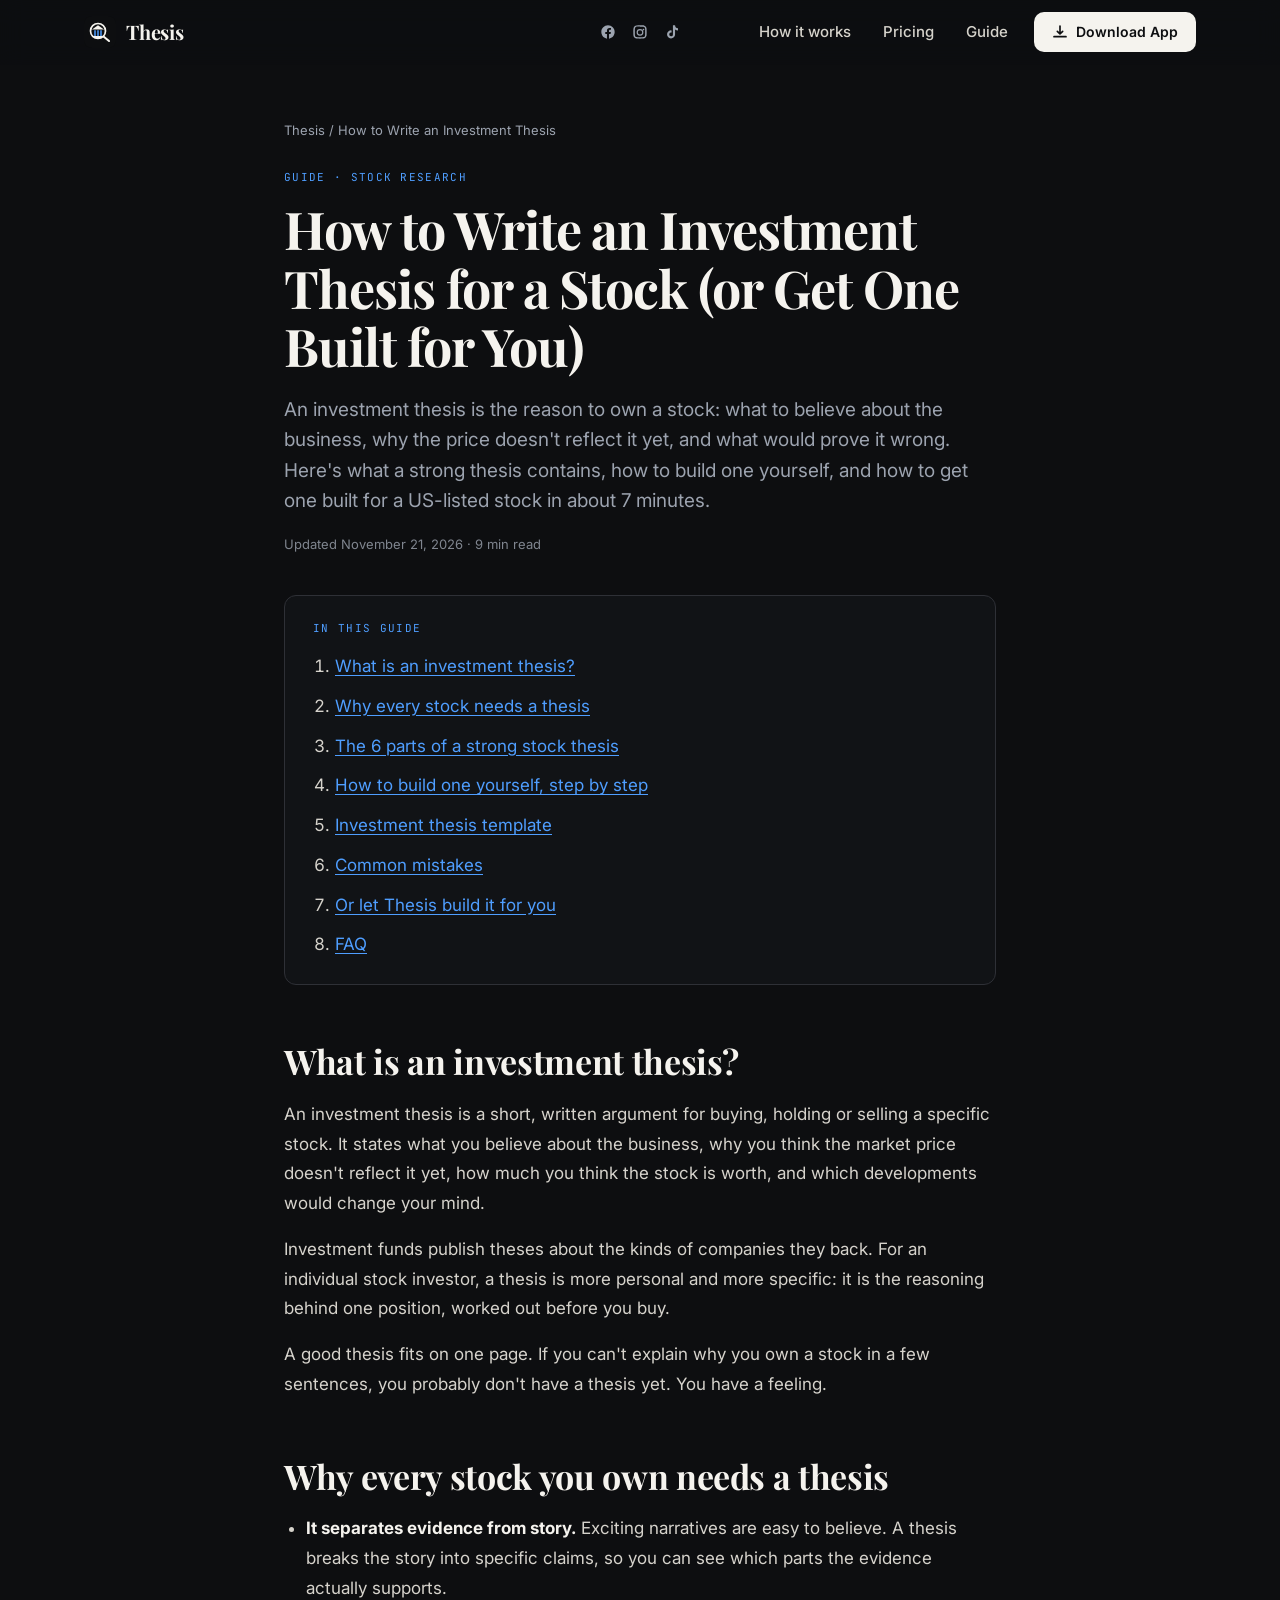
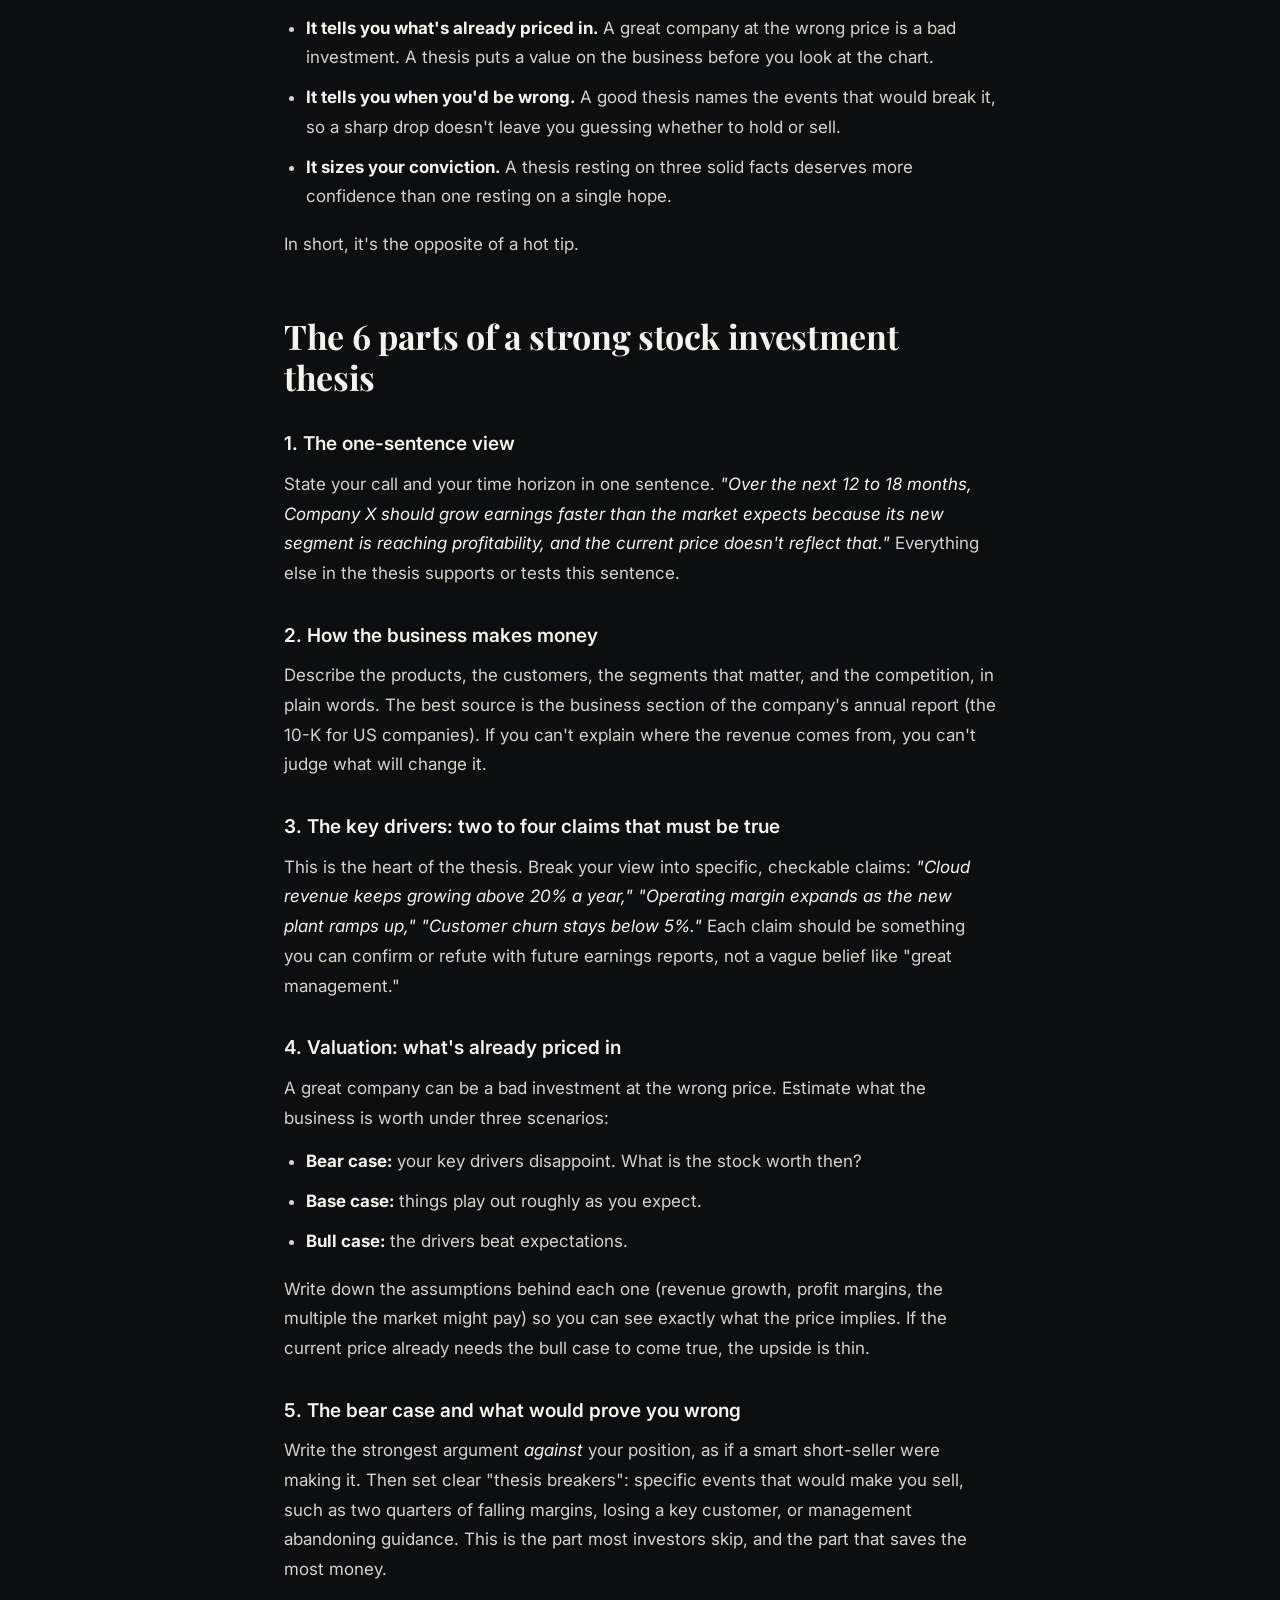
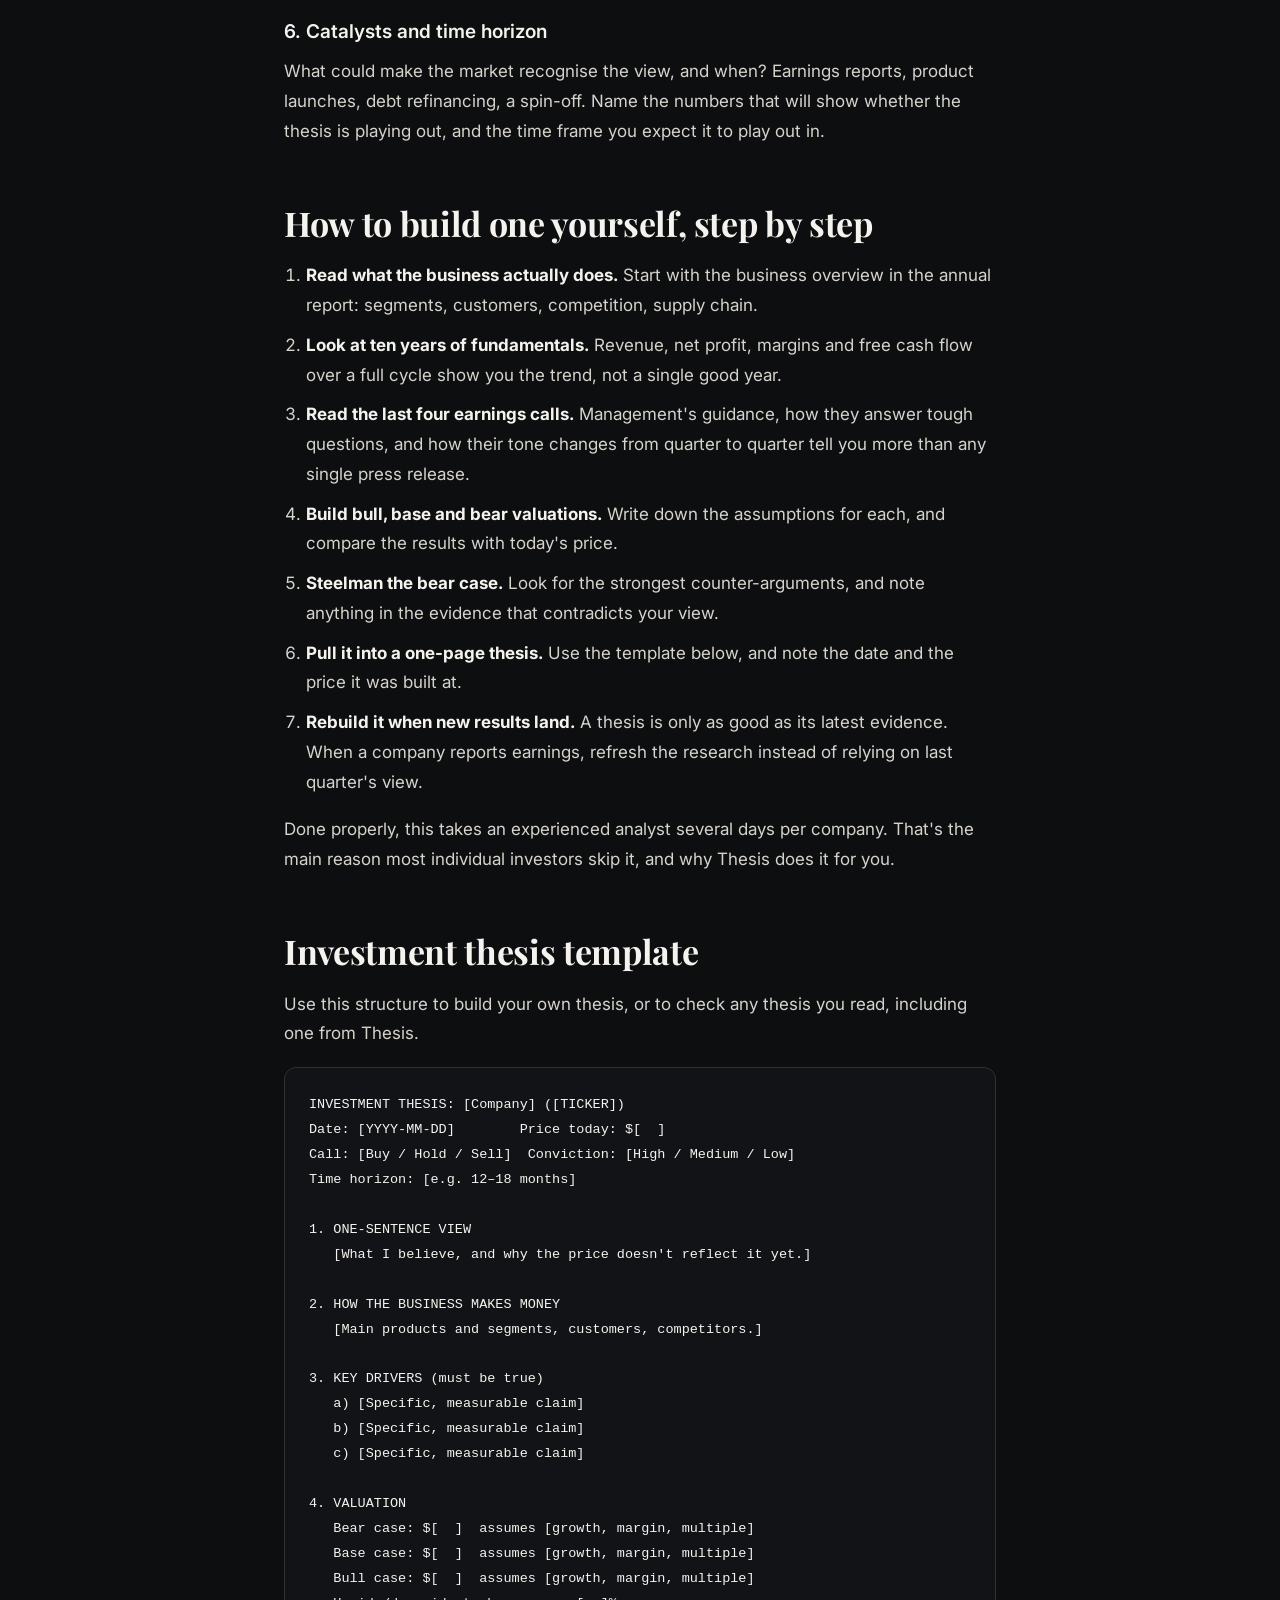
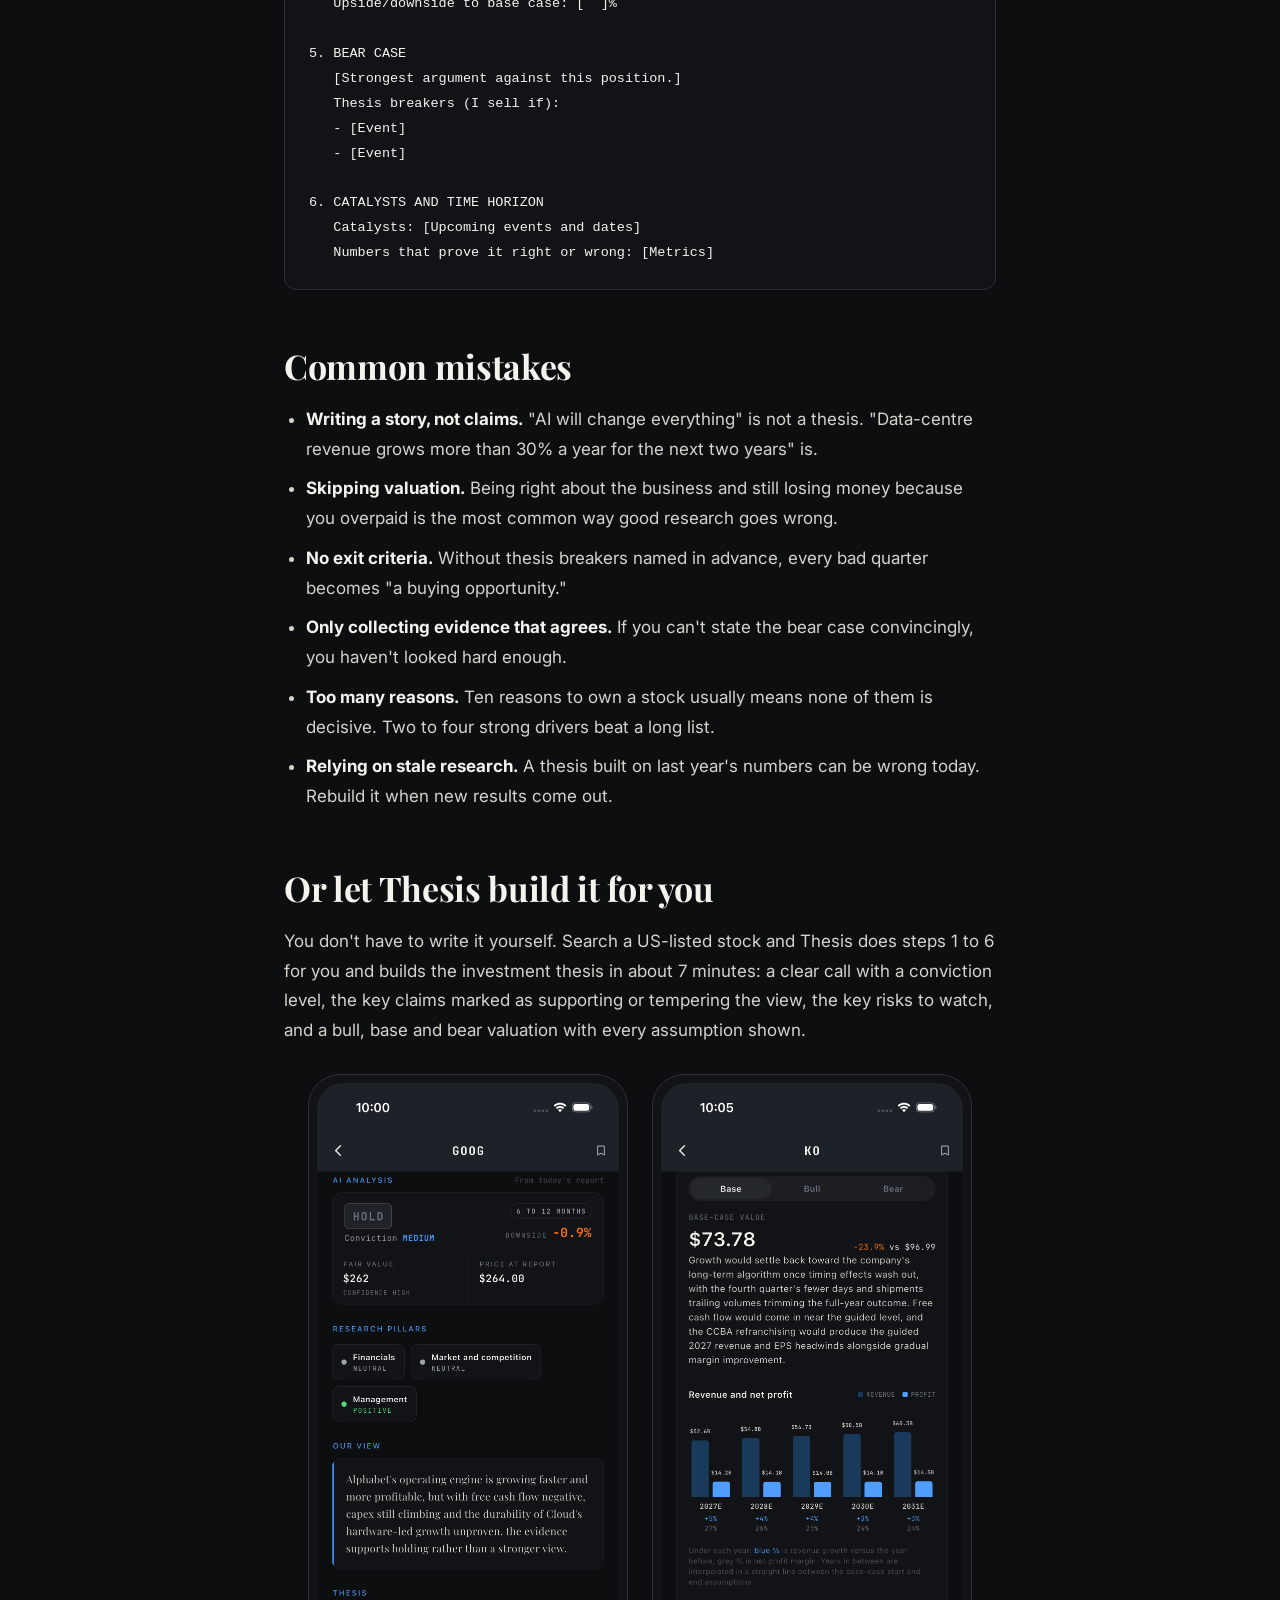
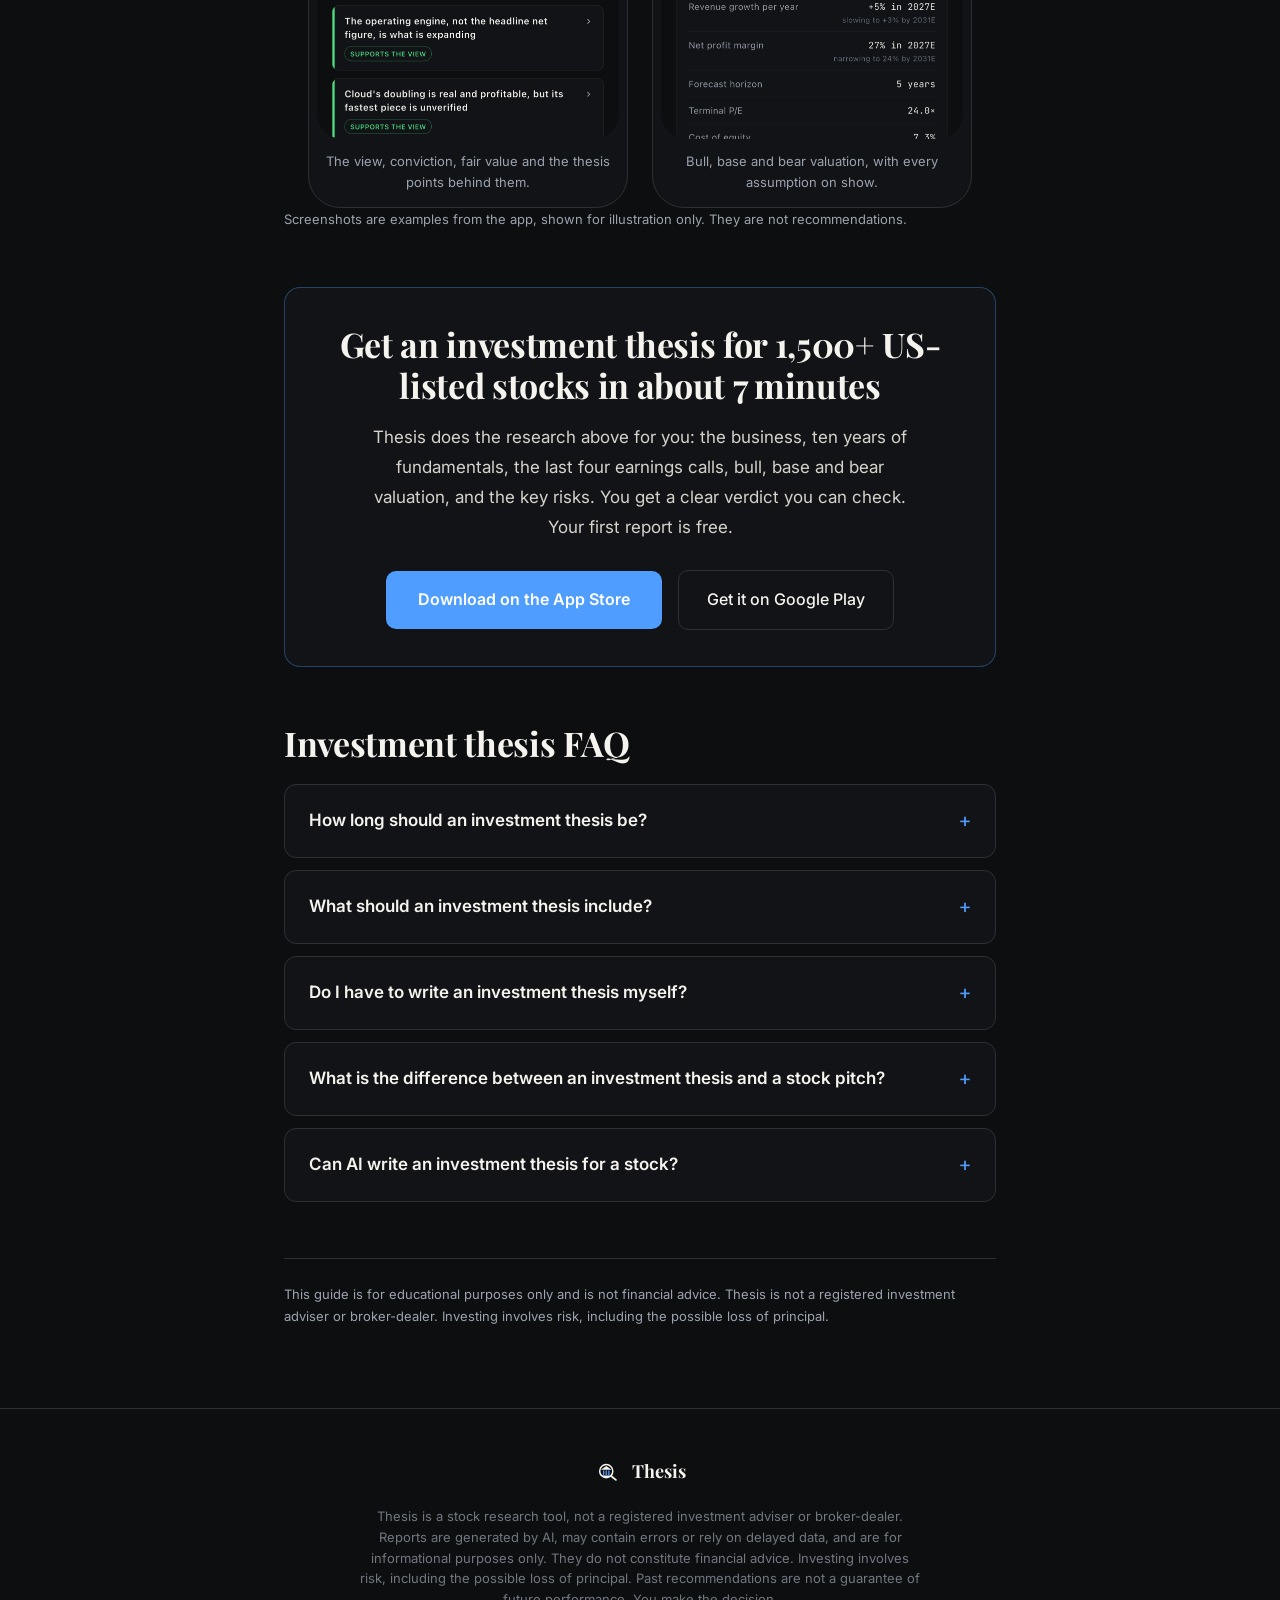
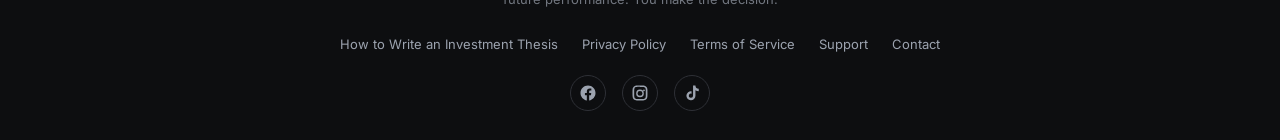
<file: how-to-write-an-investment-thesis/index.html>
<!DOCTYPE html>
<html lang="en">
<head>
  <meta charset="UTF-8" />
  <meta name="viewport" content="width=device-width, initial-scale=1.0" />

  <title>How to Write an Investment Thesis for a Stock (+ Template) | Thesis</title>
  <meta name="description" content="What an investment thesis for a stock includes, how to build one step by step, a free template, and how to get one built for US-listed stocks in minutes." />
  <meta name="robots" content="index, follow, max-image-preview:large" />
  <meta name="theme-color" content="#0D0E10" />
  <link rel="canonical" href="https://thesisstocks.vercel.app/how-to-write-an-investment-thesis/" />
  <meta name="apple-itunes-app" content="app-id=6782422725" />

  <meta property="og:type"         content="article" />
  <meta property="og:site_name"    content="Thesis" />
  <meta property="og:url"          content="https://thesisstocks.vercel.app/how-to-write-an-investment-thesis/" />
  <meta property="og:title"        content="How to Write an Investment Thesis for a Stock (or Get One Built for You)" />
  <meta property="og:description"  content="What an investment thesis for a stock includes, how to build one step by step, a free template, and how to get one built for US-listed stocks in minutes." />
  <meta property="og:image"        content="https://thesisstocks.vercel.app/assets/og-image.png" />
  <meta property="og:image:width"  content="1200" />
  <meta property="og:image:height" content="630" />
  <meta name="twitter:card"        content="summary_large_image" />
  <meta name="twitter:title"       content="How to Write an Investment Thesis for a Stock (or Get One Built for You)" />
  <meta name="twitter:description" content="What an investment thesis for a stock includes, how to build one step by step, a free template, and how to get one built for US-listed stocks in minutes." />
  <meta name="twitter:image"       content="https://thesisstocks.vercel.app/assets/og-image.png" />

  <!-- Keep FAQ answers in sync with the visible FAQ below (generated together). -->
  <script type="application/ld+json">
{
  "@context": "https://schema.org",
  "@graph": [
    {
      "@type": "Article",
      "@id": "https://thesisstocks.vercel.app/how-to-write-an-investment-thesis/#article",
      "headline": "How to Write an Investment Thesis for a Stock (or Get One Built for You)",
      "description": "What an investment thesis for a stock includes, how to build one step by step, a free template, and how to get one built for US-listed stocks in minutes.",
      "datePublished": "2026-11-21",
      "dateModified": "2026-11-21",
      "inLanguage": "en-US",
      "image": "https://thesisstocks.vercel.app/assets/og-image.png",
      "mainEntityOfPage": "https://thesisstocks.vercel.app/how-to-write-an-investment-thesis/",
      "author": {
        "@id": "https://thesisstocks.vercel.app/#organization"
      },
      "publisher": {
        "@type": "Organization",
        "@id": "https://thesisstocks.vercel.app/#organization",
        "name": "Thesis",
        "url": "https://thesisstocks.vercel.app/",
        "logo": "https://thesisstocks.vercel.app/assets/app-icon.svg"
      }
    },
    {
      "@type": "BreadcrumbList",
      "itemListElement": [
        {
          "@type": "ListItem",
          "position": 1,
          "name": "Thesis",
          "item": "https://thesisstocks.vercel.app/"
        },
        {
          "@type": "ListItem",
          "position": 2,
          "name": "How to Write an Investment Thesis",
          "item": "https://thesisstocks.vercel.app/how-to-write-an-investment-thesis/"
        }
      ]
    },
    {
      "@type": "FAQPage",
      "@id": "https://thesisstocks.vercel.app/how-to-write-an-investment-thesis/#faq",
      "mainEntity": [
        {
          "@type": "Question",
          "name": "How long should an investment thesis be?",
          "acceptedAnswer": {
            "@type": "Answer",
            "text": "One page is enough for most stocks: a one-sentence view, two to four key drivers, a valuation range, the bear case with clear thesis breakers, and the catalysts you are watching. Longer is not better if the core argument gets lost."
          }
        },
        {
          "@type": "Question",
          "name": "What should an investment thesis include?",
          "acceptedAnswer": {
            "@type": "Answer",
            "text": "The six core parts are a one-sentence view with a time horizon, how the business makes money, two to four key drivers that must be true, a bull, base and bear valuation, the bear case with thesis breakers, and the catalysts and numbers that will show whether it plays out."
          }
        },
        {
          "@type": "Question",
          "name": "Do I have to write an investment thesis myself?",
          "acceptedAnswer": {
            "@type": "Answer",
            "text": "No. Building one yourself teaches you a lot about a company, but it takes days of research per stock. Thesis researches US-listed stocks and builds the investment thesis for you in about 7 minutes, with the view, the key claims, a bull, base and bear valuation, and the risks that would change the call."
          }
        },
        {
          "@type": "Question",
          "name": "What is the difference between an investment thesis and a stock pitch?",
          "acceptedAnswer": {
            "@type": "Answer",
            "text": "A pitch is written to persuade someone else to buy. A thesis is built to test an idea honestly: it gives equal weight to the bear case and states in advance what would prove it wrong."
          }
        },
        {
          "@type": "Question",
          "name": "Can AI write an investment thesis for a stock?",
          "acceptedAnswer": {
            "@type": "Answer",
            "text": "Yes. AI research tools like Thesis can research a US-listed company and write an investment thesis with a clear call, a conviction level, the key claims, a bull, base and bear valuation, and the risks that would change the view. Treat it as a starting point you check, not as financial advice."
          }
        }
      ]
    }
  ]
}
  </script>

  <link rel="preconnect" href="https://fonts.googleapis.com" />
  <link rel="preconnect" href="https://fonts.gstatic.com" crossorigin />
  <link href="https://fonts.googleapis.com/css2?family=Playfair+Display:wght@700&family=Inter:wght@400;500;600&family=JetBrains+Mono:wght@400;600;700&display=swap" rel="stylesheet" />
  <link rel="stylesheet" href="../style.css" />
  <link rel="icon" type="image/svg+xml" href="../assets/favicon.svg" />
</head>
<body>

  <nav>
    <div class="nav-inner">
      <a href="../" class="nav-logo" aria-label="Thesis home">
        <img src="../assets/app-icon.svg" class="logo-icon" alt="" width="32" height="32" />
        <span class="nav-wordmark">Thesis</span>
      </a>

      <div class="nav-social">
        <a href="https://www.facebook.com/profile.php?id=61592300060480" aria-label="Facebook" target="_blank" rel="noopener">
          <svg width="16" height="16" viewBox="0 0 24 24" fill="currentColor" aria-hidden="true"><path d="M22 12.06C22 6.5 17.52 2 12 2S2 6.5 2 12.06c0 5.02 3.66 9.18 8.44 9.94v-7.03H7.9v-2.91h2.54V9.85c0-2.51 1.49-3.9 3.77-3.9 1.09 0 2.24.2 2.24.2v2.46h-1.26c-1.24 0-1.63.77-1.63 1.56v1.87h2.78l-.44 2.91h-2.34V22c4.78-.76 8.44-4.92 8.44-9.94Z"/></svg>
        </a>
        <a href="https://www.instagram.com/thesis.stock.ai" aria-label="Instagram" target="_blank" rel="noopener">
          <svg width="16" height="16" viewBox="0 0 24 24" fill="currentColor" aria-hidden="true"><path d="M12 2c2.72 0 3.06.01 4.12.06 1.06.05 1.79.22 2.43.47.66.25 1.22.6 1.77 1.15.5.5.84 1.03 1.11 1.71.25.62.42 1.35.47 2.43.05 1.09.06 1.44.06 4.18 0 2.72-.01 3.06-.06 4.12-.05 1.06-.22 1.79-.47 2.43-.25.66-.6 1.22-1.15 1.77-.5.5-1.03.84-1.71 1.11-.62.25-1.35.42-2.43.47-1.08.05-1.42.06-4.15.06-2.72 0-3.06-.01-4.12-.06-1.06-.05-1.79-.22-2.43-.47-.66-.25-1.22-.6-1.77-1.15-.5-.5-.84-1.03-1.11-1.71-.25-.62-.42-1.35-.47-2.43C2.01 15.06 2 14.72 2 12s.01-3.06.06-4.12c.05-1.06.22-1.79.47-2.43.25-.66.6-1.22 1.15-1.77.5-.5 1.03-.84 1.71-1.11.62-.25 1.35-.42 2.43-.47C8.94 2.01 9.28 2 12 2Zm0 1.8c-2.67 0-2.99.01-4.04.06-.87.04-1.34.18-1.65.3-.42.16-.71.35-1.02.66-.31.31-.5.6-.66 1.02-.12.31-.26.78-.3 1.65C4.28 8.74 4.27 9.06 4.27 12s.01 3.26.06 4.31c.04.87.18 1.34.3 1.65.16.42.35.71.66 1.02.31.31.6.5 1.02.66.31.12.78.26 1.65.3 1.05.05 1.37.06 4.04.06s2.99-.01 4.04-.06c.87-.04 1.34-.18 1.65-.3.42-.16.71-.35 1.02-.66.31-.31.5-.6.66-1.02.12-.31.26-.78.3-1.65.05-1.05.06-1.37.06-4.31s-.01-3.26-.06-4.31c-.04-.87-.18-1.34-.3-1.65-.16-.42-.35-.71-.66-1.02a2.7 2.7 0 0 0-1.02-.66c-.31-.12-.78-.26-1.65-.3-1.05-.05-1.37-.06-4.04-.06Zm0 3.6a5.1 5.1 0 1 1 0 10.2 5.1 5.1 0 0 1 0-10.2Zm0 1.8a3.3 3.3 0 1 0 0 6.6 3.3 3.3 0 0 0 0-6.6Zm5.3-2a1.2 1.2 0 1 1 0 2.4 1.2 1.2 0 0 1 0-2.4Z"/></svg>
        </a>
        <a href="https://www.tiktok.com/@thesis.ai" aria-label="TikTok" target="_blank" rel="noopener">
          <svg width="16" height="16" viewBox="0 0 24 24" fill="currentColor" aria-hidden="true"><path d="M16.6 2h-3.2v13.6a2.8 2.8 0 1 1-2-2.68V9.6a6.03 6.03 0 1 0 5.2 5.97V8.3a7.8 7.8 0 0 0 4.4 1.36V6.4a4.58 4.58 0 0 1-4.4-4.4Z"/></svg>
        </a>
      </div>

      <div class="nav-right">
        <a href="../#how-it-works" class="nav-link nav-link-how">How it works</a>
        <a href="../#pricing" class="nav-link">Pricing</a>
        <a href="./" class="nav-link nav-link-guide">Guide</a>
        <a href="../#download" class="nav-cta" aria-label="Download App">
          <svg width="16" height="16" fill="none" viewBox="0 0 24 24" stroke="currentColor" stroke-width="2.5">
            <path d="M12 3v12m0 0-4-4m4 4 4-4M3 19h18" stroke-linecap="round" stroke-linejoin="round"/>
          </svg>
          <span>Download App</span>
        </a>
      </div>
    </div>
  </nav>

  <main class="guide">
    <article>
      <nav class="guide-breadcrumb" aria-label="Breadcrumb">
        <a href="../">Thesis</a> <span aria-hidden="true">/</span> <span>How to Write an Investment Thesis</span>
      </nav>

      <header class="guide-header">
        <div class="label">Guide · Stock Research</div>
        <h1>How to Write an Investment Thesis for a Stock (or Get One Built for You)</h1>
        <p class="guide-lede">An investment thesis is the reason to own a stock: what to believe about the business, why the price doesn't reflect it yet, and what would prove it wrong. Here's what a strong thesis contains, how to build one yourself, and how to get one built for a US-listed stock in about 7 minutes.</p>
        <p class="guide-meta">Updated <time datetime="2026-11-21">November 21, 2026</time> · 9 min read</p>
      </header>

      <aside class="guide-toc" aria-label="Contents">
        <div class="label">In this guide</div>
        <ol>
          <li><a href="#what-is">What is an investment thesis?</a></li>
          <li><a href="#why">Why every stock needs a thesis</a></li>
          <li><a href="#parts">The 6 parts of a strong stock thesis</a></li>
          <li><a href="#steps">How to build one yourself, step by step</a></li>
          <li><a href="#template">Investment thesis template</a></li>
          <li><a href="#mistakes">Common mistakes</a></li>
          <li><a href="#example">Or let Thesis build it for you</a></li>
          <li><a href="#faq">FAQ</a></li>
        </ol>
      </aside>

      <section id="what-is">
        <h2>What is an investment thesis?</h2>
        <p>An investment thesis is a short, written argument for buying, holding or selling a specific stock. It states what you believe about the business, why you think the market price doesn't reflect it yet, how much you think the stock is worth, and which developments would change your mind.</p>
        <p>Investment funds publish theses about the kinds of companies they back. For an individual stock investor, a thesis is more personal and more specific: it is the reasoning behind one position, worked out before you buy.</p>
        <p>A good thesis fits on one page. If you can't explain why you own a stock in a few sentences, you probably don't have a thesis yet. You have a feeling.</p>
      </section>

      <section id="why">
        <h2>Why every stock you own needs a thesis</h2>
        <ul>
          <li><strong>It separates evidence from story.</strong> Exciting narratives are easy to believe. A thesis breaks the story into specific claims, so you can see which parts the evidence actually supports.</li>
          <li><strong>It tells you what's already priced in.</strong> A great company at the wrong price is a bad investment. A thesis puts a value on the business before you look at the chart.</li>
          <li><strong>It tells you when you'd be wrong.</strong> A good thesis names the events that would break it, so a sharp drop doesn't leave you guessing whether to hold or sell.</li>
          <li><strong>It sizes your conviction.</strong> A thesis resting on three solid facts deserves more confidence than one resting on a single hope.</li>
        </ul>
        <p>In short, it's the opposite of a hot tip.</p>
      </section>

      <section id="parts">
        <h2>The 6 parts of a strong stock investment thesis</h2>

        <h3>1. The one-sentence view</h3>
        <p>State your call and your time horizon in one sentence. <em>"Over the next 12 to 18 months, Company X should grow earnings faster than the market expects because its new segment is reaching profitability, and the current price doesn't reflect that."</em> Everything else in the thesis supports or tests this sentence.</p>

        <h3>2. How the business makes money</h3>
        <p>Describe the products, the customers, the segments that matter, and the competition, in plain words. The best source is the business section of the company's annual report (the 10-K for US companies). If you can't explain where the revenue comes from, you can't judge what will change it.</p>

        <h3>3. The key drivers: two to four claims that must be true</h3>
        <p>This is the heart of the thesis. Break your view into specific, checkable claims: <em>"Cloud revenue keeps growing above 20% a year," "Operating margin expands as the new plant ramps up," "Customer churn stays below 5%."</em> Each claim should be something you can confirm or refute with future earnings reports, not a vague belief like "great management."</p>

        <h3>4. Valuation: what's already priced in</h3>
        <p>A great company can be a bad investment at the wrong price. Estimate what the business is worth under three scenarios:</p>
        <ul>
          <li><strong>Bear case:</strong> your key drivers disappoint. What is the stock worth then?</li>
          <li><strong>Base case:</strong> things play out roughly as you expect.</li>
          <li><strong>Bull case:</strong> the drivers beat expectations.</li>
        </ul>
        <p>Write down the assumptions behind each one (revenue growth, profit margins, the multiple the market might pay) so you can see exactly what the price implies. If the current price already needs the bull case to come true, the upside is thin.</p>

        <h3>5. The bear case and what would prove you wrong</h3>
        <p>Write the strongest argument <em>against</em> your position, as if a smart short-seller were making it. Then set clear "thesis breakers": specific events that would make you sell, such as two quarters of falling margins, losing a key customer, or management abandoning guidance. This is the part most investors skip, and the part that saves the most money.</p>

        <h3>6. Catalysts and time horizon</h3>
        <p>What could make the market recognise the view, and when? Earnings reports, product launches, debt refinancing, a spin-off. Name the numbers that will show whether the thesis is playing out, and the time frame you expect it to play out in.</p>
      </section>

      <section id="steps">
        <h2>How to build one yourself, step by step</h2>
        <ol class="guide-steps">
          <li><strong>Read what the business actually does.</strong> Start with the business overview in the annual report: segments, customers, competition, supply chain.</li>
          <li><strong>Look at ten years of fundamentals.</strong> Revenue, net profit, margins and free cash flow over a full cycle show you the trend, not a single good year.</li>
          <li><strong>Read the last four earnings calls.</strong> Management's guidance, how they answer tough questions, and how their tone changes from quarter to quarter tell you more than any single press release.</li>
          <li><strong>Build bull, base and bear valuations.</strong> Write down the assumptions for each, and compare the results with today's price.</li>
          <li><strong>Steelman the bear case.</strong> Look for the strongest counter-arguments, and note anything in the evidence that contradicts your view.</li>
          <li><strong>Pull it into a one-page thesis.</strong> Use the template below, and note the date and the price it was built at.</li>
          <li><strong>Rebuild it when new results land.</strong> A thesis is only as good as its latest evidence. When a company reports earnings, refresh the research instead of relying on last quarter's view.</li>
        </ol>
        <p>Done properly, this takes an experienced analyst several days per company. That's the main reason most individual investors skip it, and why Thesis does it for you.</p>
      </section>

      <section id="template">
        <h2>Investment thesis template</h2>
        <p>Use this structure to build your own thesis, or to check any thesis you read, including one from Thesis.</p>
        <pre class="guide-template"><code>INVESTMENT THESIS: [Company] ([TICKER])
Date: [YYYY-MM-DD]        Price today: $[  ]
Call: [Buy / Hold / Sell]  Conviction: [High / Medium / Low]
Time horizon: [e.g. 12–18 months]

1. ONE-SENTENCE VIEW
   [What I believe, and why the price doesn't reflect it yet.]

2. HOW THE BUSINESS MAKES MONEY
   [Main products and segments, customers, competitors.]

3. KEY DRIVERS (must be true)
   a) [Specific, measurable claim]
   b) [Specific, measurable claim]
   c) [Specific, measurable claim]

4. VALUATION
   Bear case: $[  ]  assumes [growth, margin, multiple]
   Base case: $[  ]  assumes [growth, margin, multiple]
   Bull case: $[  ]  assumes [growth, margin, multiple]
   Upside/downside to base case: [  ]%

5. BEAR CASE
   [Strongest argument against this position.]
   Thesis breakers (I sell if):
   - [Event]
   - [Event]

6. CATALYSTS AND TIME HORIZON
   Catalysts: [Upcoming events and dates]
   Numbers that prove it right or wrong: [Metrics]</code></pre>
      </section>

      <section id="mistakes">
        <h2>Common mistakes</h2>
        <ul>
          <li><strong>Writing a story, not claims.</strong> "AI will change everything" is not a thesis. "Data-centre revenue grows more than 30% a year for the next two years" is.</li>
          <li><strong>Skipping valuation.</strong> Being right about the business and still losing money because you overpaid is the most common way good research goes wrong.</li>
          <li><strong>No exit criteria.</strong> Without thesis breakers named in advance, every bad quarter becomes "a buying opportunity."</li>
          <li><strong>Only collecting evidence that agrees.</strong> If you can't state the bear case convincingly, you haven't looked hard enough.</li>
          <li><strong>Too many reasons.</strong> Ten reasons to own a stock usually means none of them is decisive. Two to four strong drivers beat a long list.</li>
          <li><strong>Relying on stale research.</strong> A thesis built on last year's numbers can be wrong today. Rebuild it when new results come out.</li>
        </ul>
      </section>

      <section id="example">
        <h2>Or let Thesis build it for you</h2>
        <p>You don't have to write it yourself. Search a US-listed stock and Thesis does steps 1 to 6 for you and builds the investment thesis in about 7 minutes: a clear call with a conviction level, the key claims marked as supporting or tempering the view, the key risks to watch, and a bull, base and bear valuation with every assumption shown.</p>

        <div class="guide-figures">
          <figure>
            <img src="../assets/app-01-analysis.webp" alt="Example investment thesis in the Thesis app: GOOG HOLD verdict with conviction level, fair value, research pillars, a written view and thesis points that support the view" width="1206" height="2622" loading="lazy" decoding="async" />
            <figcaption>The view, conviction, fair value and the thesis points behind them.</figcaption>
          </figure>
          <figure>
            <img src="../assets/app-06-scenarios.webp" alt="Bull, base and bear valuation scenarios in the Thesis app with revenue growth, margin and terminal multiple assumptions" width="1206" height="2622" loading="lazy" decoding="async" />
            <figcaption>Bull, base and bear valuation, with every assumption on show.</figcaption>
          </figure>
        </div>
        <p class="guide-note">Screenshots are examples from the app, shown for illustration only. They are not recommendations.</p>
      </section>

      <section class="guide-cta">
        <h2>Get an investment thesis for 1,500+ US-listed stocks in about 7 minutes</h2>
        <p>Thesis does the research above for you: the business, ten years of fundamentals, the last four earnings calls, bull, base and bear valuation, and the key risks. You get a clear verdict you can check. Your first report is free.</p>
        <div class="hero-actions">
          <a href="https://apps.apple.com/us/app/thesis-ai-stock-research/id6782422725" class="btn-primary">Download on the App Store</a>
          <a href="https://play.google.com/store/apps/details?id=com.stockanalyzer.stock_analyzer_ai" class="btn-secondary">Get it on Google Play</a>
        </div>
      </section>

      <section id="faq">
        <h2>Investment thesis FAQ</h2>
        <div class="faq-list">
          <details class="faq-item">
            <summary><h3>How long should an investment thesis be?</h3></summary>
            <p>One page is enough for most stocks: a one-sentence view, two to four key drivers, a valuation range, the bear case with clear thesis breakers, and the catalysts you are watching. Longer is not better if the core argument gets lost.</p>
          </details>
          <details class="faq-item">
            <summary><h3>What should an investment thesis include?</h3></summary>
            <p>The six core parts are a one-sentence view with a time horizon, how the business makes money, two to four key drivers that must be true, a bull, base and bear valuation, the bear case with thesis breakers, and the catalysts and numbers that will show whether it plays out.</p>
          </details>
          <details class="faq-item">
            <summary><h3>Do I have to write an investment thesis myself?</h3></summary>
            <p>No. Building one yourself teaches you a lot about a company, but it takes days of research per stock. Thesis researches US-listed stocks and builds the investment thesis for you in about 7 minutes, with the view, the key claims, a bull, base and bear valuation, and the risks that would change the call.</p>
          </details>
          <details class="faq-item">
            <summary><h3>What is the difference between an investment thesis and a stock pitch?</h3></summary>
            <p>A pitch is written to persuade someone else to buy. A thesis is built to test an idea honestly: it gives equal weight to the bear case and states in advance what would prove it wrong.</p>
          </details>
          <details class="faq-item">
            <summary><h3>Can AI write an investment thesis for a stock?</h3></summary>
            <p>Yes. AI research tools like Thesis can research a US-listed company and write an investment thesis with a clear call, a conviction level, the key claims, a bull, base and bear valuation, and the risks that would change the view. Treat it as a starting point you check, not as financial advice.</p>
          </details>
        </div>
      </section>

      <p class="guide-disclaimer">This guide is for educational purposes only and is not financial advice. Thesis is not a registered investment adviser or broker-dealer. Investing involves risk, including the possible loss of principal.</p>
    </article>
  </main>

  <footer>
    <div class="footer-inner">
      <div class="footer-logo">
        <img src="../assets/app-icon.svg" alt="Thesis" width="28" height="28" />
        <span>Thesis</span>
      </div>

      <p class="footer-disclaimer">
        Thesis is a stock research tool, not a registered investment adviser or
        broker-dealer. Reports are generated by AI, may contain errors or rely on
        delayed data, and are for informational purposes only. They do not
        constitute financial advice. Investing involves
        risk, including the possible loss of principal. Past recommendations are
        not a guarantee of future performance. You make the decision.
      </p>

      <div class="footer-links">
        <a href="./">How to Write an Investment Thesis</a>
        <a href="https://codecameo.github.io/stockanalyzerai-legal/privacy_policy.html">Privacy Policy</a>
        <a href="https://codecameo.github.io/stockanalyzerai-legal/terms_of_service.html">Terms of Service</a>
        <a href="mailto:investormind.stock@gmail.com">Support</a>
        <a href="mailto:investormind.stock@gmail.com">Contact</a>
      </div>

      <div class="footer-social">
        <a href="https://www.facebook.com/profile.php?id=61592300060480" aria-label="Facebook" target="_blank" rel="noopener">
          <svg width="18" height="18" viewBox="0 0 24 24" fill="currentColor" aria-hidden="true"><path d="M22 12.06C22 6.5 17.52 2 12 2S2 6.5 2 12.06c0 5.02 3.66 9.18 8.44 9.94v-7.03H7.9v-2.91h2.54V9.85c0-2.51 1.49-3.9 3.77-3.9 1.09 0 2.24.2 2.24.2v2.46h-1.26c-1.24 0-1.63.77-1.63 1.56v1.87h2.78l-.44 2.91h-2.34V22c4.78-.76 8.44-4.92 8.44-9.94Z"/></svg>
        </a>
        <a href="https://www.instagram.com/thesis.stock.ai" aria-label="Instagram" target="_blank" rel="noopener">
          <svg width="18" height="18" viewBox="0 0 24 24" fill="currentColor" aria-hidden="true"><path d="M12 2c2.72 0 3.06.01 4.12.06 1.06.05 1.79.22 2.43.47.66.25 1.22.6 1.77 1.15.5.5.84 1.03 1.11 1.71.25.62.42 1.35.47 2.43.05 1.09.06 1.44.06 4.18 0 2.72-.01 3.06-.06 4.12-.05 1.06-.22 1.79-.47 2.43-.25.66-.6 1.22-1.15 1.77-.5.5-1.03.84-1.71 1.11-.62.25-1.35.42-2.43.47-1.08.05-1.42.06-4.15.06-2.72 0-3.06-.01-4.12-.06-1.06-.05-1.79-.22-2.43-.47-.66-.25-1.22-.6-1.77-1.15-.5-.5-.84-1.03-1.11-1.71-.25-.62-.42-1.35-.47-2.43C2.01 15.06 2 14.72 2 12s.01-3.06.06-4.12c.05-1.06.22-1.79.47-2.43.25-.66.6-1.22 1.15-1.77.5-.5 1.03-.84 1.71-1.11.62-.25 1.35-.42 2.43-.47C8.94 2.01 9.28 2 12 2Zm0 1.8c-2.67 0-2.99.01-4.04.06-.87.04-1.34.18-1.65.3-.42.16-.71.35-1.02.66-.31.31-.5.6-.66 1.02-.12.31-.26.78-.3 1.65C4.28 8.74 4.27 9.06 4.27 12s.01 3.26.06 4.31c.04.87.18 1.34.3 1.65.16.42.35.71.66 1.02.31.31.6.5 1.02.66.31.12.78.26 1.65.3 1.05.05 1.37.06 4.04.06s2.99-.01 4.04-.06c.87-.04 1.34-.18 1.65-.3.42-.16.71-.35 1.02-.66.31-.31.5-.6.66-1.02.12-.31.26-.78.3-1.65.05-1.05.06-1.37.06-4.31s-.01-3.26-.06-4.31c-.04-.87-.18-1.34-.3-1.65-.16-.42-.35-.71-.66-1.02a2.7 2.7 0 0 0-1.02-.66c-.31-.12-.78-.26-1.65-.3-1.05-.05-1.37-.06-4.04-.06Zm0 3.6a5.1 5.1 0 1 1 0 10.2 5.1 5.1 0 0 1 0-10.2Zm0 1.8a3.3 3.3 0 1 0 0 6.6 3.3 3.3 0 0 0 0-6.6Zm5.3-2a1.2 1.2 0 1 1 0 2.4 1.2 1.2 0 0 1 0-2.4Z"/></svg>
        </a>
        <a href="https://www.tiktok.com/@thesis.ai" aria-label="TikTok" target="_blank" rel="noopener">
          <svg width="18" height="18" viewBox="0 0 24 24" fill="currentColor" aria-hidden="true"><path d="M16.6 2h-3.2v13.6a2.8 2.8 0 1 1-2-2.68V9.6a6.03 6.03 0 1 0 5.2 5.97V8.3a7.8 7.8 0 0 0 4.4 1.36V6.4a4.58 4.58 0 0 1-4.4-4.4Z"/></svg>
        </a>
      </div>

      <p class="footer-copy">&copy; 2026 Thesis. All rights reserved.</p>
    </div>
  </footer>

  <script src="../script.js"></script>
</body>
</html>
</file>
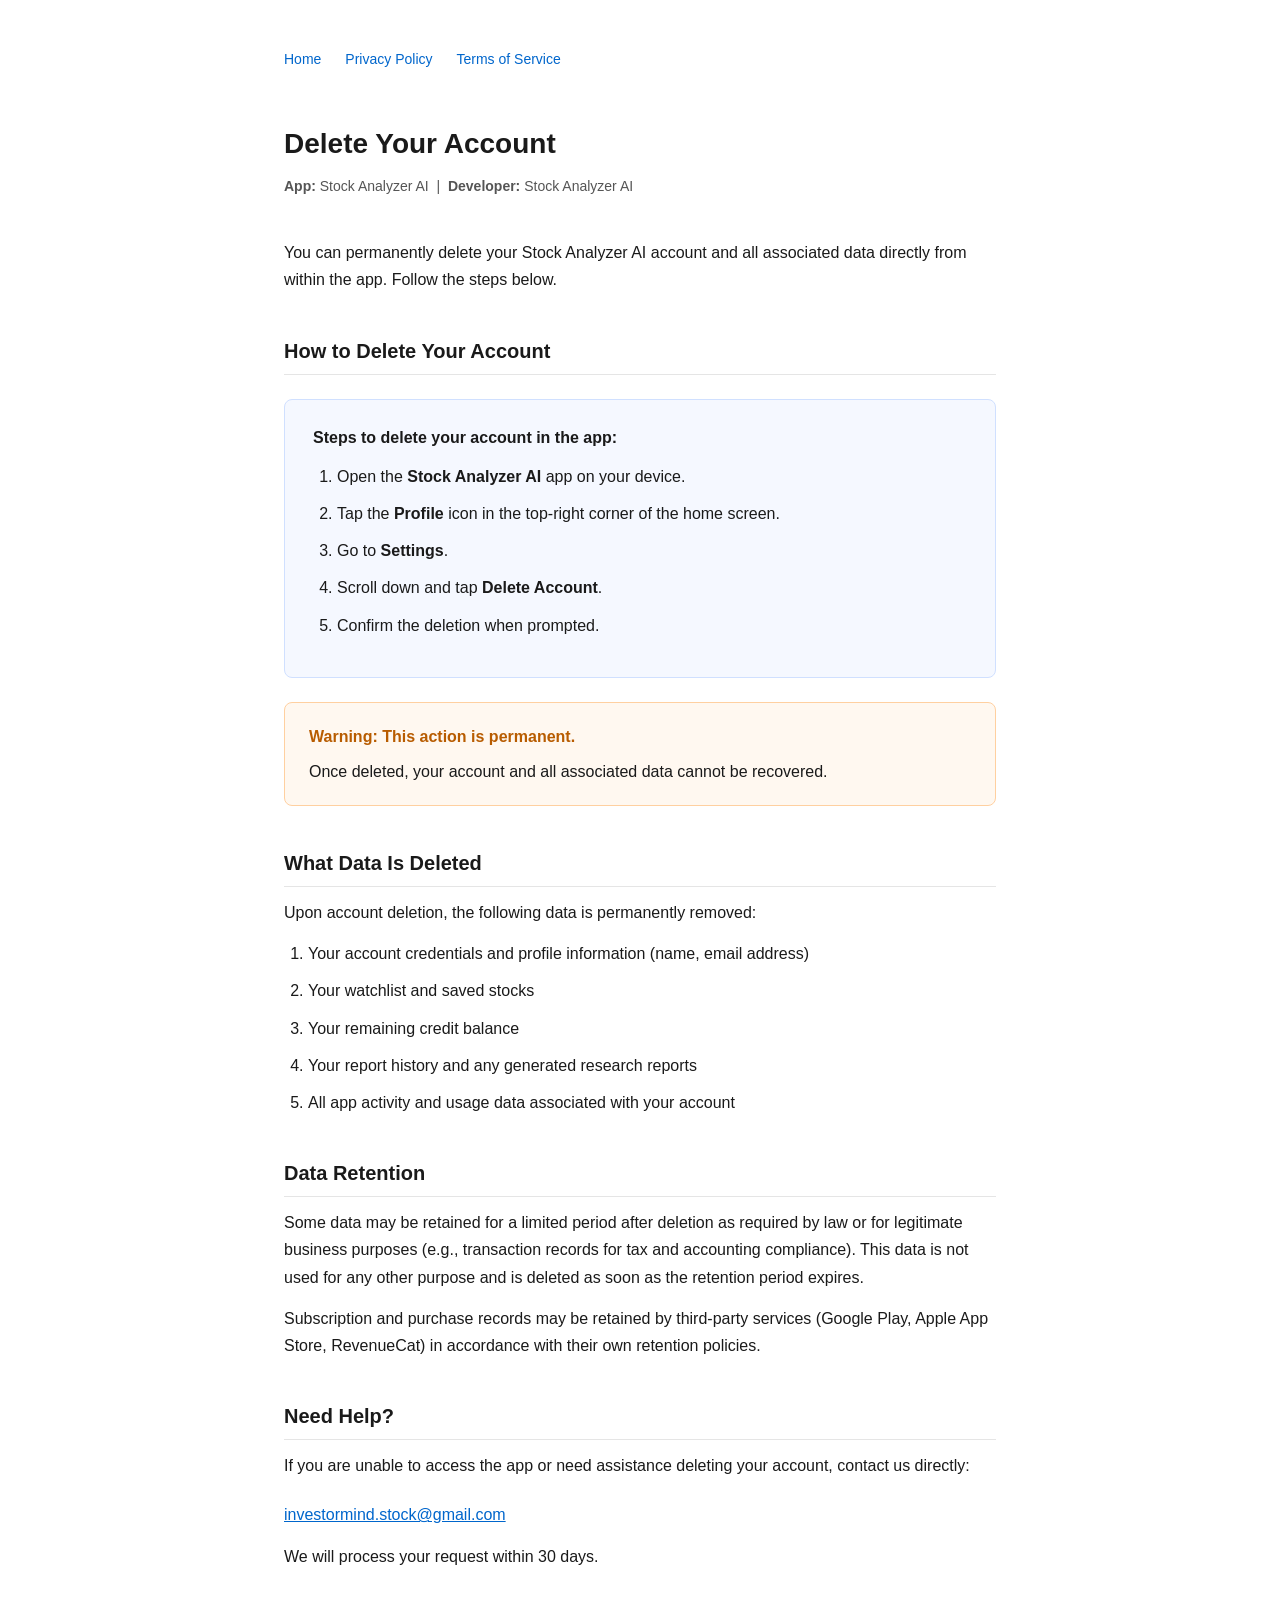
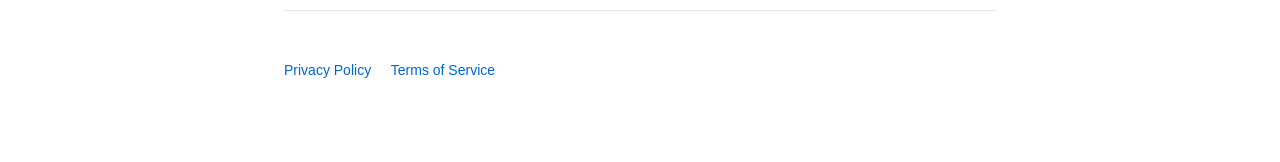
<file: delete-account.html>
<!DOCTYPE html>
<html lang="en">
<head>
  <meta charset="UTF-8" />
  <meta name="viewport" content="width=device-width, initial-scale=1.0" />
  <title>Delete Account — Stock Analyzer AI</title>
  <style>
    *, *::before, *::after { box-sizing: border-box; margin: 0; padding: 0; }
    body { font-family: -apple-system, BlinkMacSystemFont, "Segoe UI", Roboto, Helvetica, Arial, sans-serif; font-size: 16px; line-height: 1.7; color: #1a1a1a; background: #fff; }
    .container { max-width: 760px; margin: 0 auto; padding: 48px 24px 80px; }
    nav { display: flex; gap: 24px; margin-bottom: 48px; font-size: 14px; }
    nav a { color: #0066cc; text-decoration: none; }
    nav a:hover { text-decoration: underline; }
    h1 { font-size: 28px; font-weight: 700; margin-bottom: 8px; }
    .meta { font-size: 14px; color: #555; margin-bottom: 40px; }
    h2 { font-size: 20px; font-weight: 700; margin: 40px 0 12px; border-bottom: 1px solid #e5e5e5; padding-bottom: 6px; }
    p { margin-bottom: 14px; }
    ol { margin: 8px 0 14px 24px; }
    ol li { margin-bottom: 10px; }
    .step-box { background: #f5f8ff; border: 1px solid #d0e0ff; border-radius: 8px; padding: 24px 28px; margin: 24px 0; }
    .step-box ol { margin-top: 12px; }
    .warning-box { background: #fff8f0; border: 1px solid #ffd0a0; border-radius: 8px; padding: 20px 24px; margin: 24px 0; }
    .warning-box strong { color: #b85c00; }
    a { color: #0066cc; }
    .contact-link { display: inline-block; margin-top: 8px; font-weight: 500; }
    hr { border: none; border-top: 1px solid #e5e5e5; margin: 40px 0; }
    .footer-links { margin-top: 48px; font-size: 14px; color: #555; }
    .footer-links a { color: #0066cc; text-decoration: none; margin-right: 16px; }
    .footer-links a:hover { text-decoration: underline; }
  </style>
</head>
<body>
  <div class="container">
    <nav>
      <a href="index.html">Home</a>
      <a href="privacy_policy.html">Privacy Policy</a>
      <a href="terms_of_service.html">Terms of Service</a>
    </nav>

    <h1>Delete Your Account</h1>
    <p class="meta"><strong>App:</strong> Stock Analyzer AI &nbsp;|&nbsp; <strong>Developer:</strong> Stock Analyzer AI</p>

    <p>You can permanently delete your Stock Analyzer AI account and all associated data directly from within the app. Follow the steps below.</p>

    <h2>How to Delete Your Account</h2>

    <div class="step-box">
      <strong>Steps to delete your account in the app:</strong>
      <ol>
        <li>Open the <strong>Stock Analyzer AI</strong> app on your device.</li>
        <li>Tap the <strong>Profile</strong> icon in the top-right corner of the home screen.</li>
        <li>Go to <strong>Settings</strong>.</li>
        <li>Scroll down and tap <strong>Delete Account</strong>.</li>
        <li>Confirm the deletion when prompted.</li>
      </ol>
    </div>

    <div class="warning-box">
      <strong>Warning: This action is permanent.</strong>
      <p style="margin-top: 8px; margin-bottom: 0;">Once deleted, your account and all associated data cannot be recovered.</p>
    </div>

    <h2>What Data Is Deleted</h2>
    <p>Upon account deletion, the following data is permanently removed:</p>
    <ol>
      <li>Your account credentials and profile information (name, email address)</li>
      <li>Your watchlist and saved stocks</li>
      <li>Your remaining credit balance</li>
      <li>Your report history and any generated research reports</li>
      <li>All app activity and usage data associated with your account</li>
    </ol>

    <h2>Data Retention</h2>
    <p>Some data may be retained for a limited period after deletion as required by law or for legitimate business purposes (e.g., transaction records for tax and accounting compliance). This data is not used for any other purpose and is deleted as soon as the retention period expires.</p>

    <p>Subscription and purchase records may be retained by third-party services (Google Play, Apple App Store, RevenueCat) in accordance with their own retention policies.</p>

    <h2>Need Help?</h2>
    <p>If you are unable to access the app or need assistance deleting your account, contact us directly:</p>
    <a class="contact-link" href="mailto:investormind.stock@gmail.com">investormind.stock@gmail.com</a>
    <p style="margin-top: 14px;">We will process your request within 30 days.</p>

    <hr />

    <div class="footer-links">
      <a href="privacy_policy.html">Privacy Policy</a>
      <a href="terms_of_service.html">Terms of Service</a>
    </div>
  </div>
</body>
</html>
</file>
<file: style.css>
/* ============================================================
   THESIS — Marketing Site Styles
   Brand: Obsidian dark, Ivory text, Signal Blue accents
   ============================================================ */

:root {
  --obsidian:    #0D0E10;
  --surface:     #111316;
  --raised:      #1C1E22;
  --border:      #2E3036;
  --muted:       #9CA3AF;
  --ivory:       #F5F3EE;
  --signal-blue: #4F9EFF;
  --blue-deep:   #185FA5;
  --green-strong:#22C55E;
  --green-buy:   #4ADE80;
  --orange-sell: #F97316;
  --red-strong:  #EF4444;

  --font-display: 'Playfair Display', Georgia, serif;
  --font-ui:      'Inter', -apple-system, BlinkMacSystemFont, 'Segoe UI', sans-serif;
  --font-mono:    'JetBrains Mono', 'Fira Code', 'Courier New', monospace;

  --max-width: 1160px;
  --section-pad: 120px 24px;
}

/* ── Reset ── */
*, *::before, *::after { box-sizing: border-box; margin: 0; padding: 0; }
html { scroll-behavior: smooth; }

body {
  background: var(--obsidian);
  color: var(--ivory);
  font-family: var(--font-ui);
  font-size: 16px;
  line-height: 1.6;
  -webkit-font-smoothing: antialiased;
}

img, svg { display: block; }
a { color: inherit; text-decoration: none; }

/* ── Utility ── */
.container {
  max-width: var(--max-width);
  margin: 0 auto;
  padding: 0 24px;
}

.label {
  font-family: var(--font-mono);
  font-size: 11px;
  letter-spacing: 0.12em;
  text-transform: uppercase;
  color: var(--signal-blue);
}

/* ── NAV ── */
nav {
  position: fixed;
  top: 0; left: 0; right: 0;
  z-index: 100;
  background: rgba(13, 14, 16, 0.88);
  backdrop-filter: blur(12px);
  -webkit-backdrop-filter: blur(12px);
  border-bottom: 1px solid transparent;
  transition: border-color 0.3s;
}
nav.scrolled { border-color: var(--border); }

.nav-inner {
  /* 3 columns: logo | social (true centre) | links + CTA */
  display: grid;
  grid-template-columns: 1fr auto 1fr;
  align-items: center;
  height: 64px;
  max-width: var(--max-width);
  margin: 0 auto;
  padding: 0 24px;
}

.nav-logo {
  display: flex;
  align-items: center;
  gap: 10px;
}

.logo-icon {
  width: 32px;
  height: 32px;
}

.nav-wordmark {
  font-family: var(--font-display);
  font-size: 20px;
  font-weight: 700;
  color: var(--ivory);
  letter-spacing: -0.01em;
}

.nav-logo { justify-self: start; }
.nav-right { justify-self: end; }

.nav-social {
  display: flex;
  align-items: center;
  gap: 16px;
}

.nav-social a {
  display: flex;
  color: var(--muted);
  transition: color 0.2s;
}
.nav-social a:hover { color: var(--ivory); }

.nav-right {
  display: flex;
  align-items: center;
  gap: 4px;
}

.nav-link {
  font-size: 15px;
  font-weight: 500;
  color: #D6D3CC;
  padding: 8px 14px;
  border-radius: 8px;
  transition: color 0.2s, background 0.2s;
}
.nav-link:hover {
  color: var(--ivory);
  background: var(--raised);
}

.nav-cta {
  display: inline-flex;
  align-items: center;
  gap: 8px;
  margin-left: 8px;
  background: var(--ivory);
  color: var(--obsidian);
  font-size: 14px;
  font-weight: 600;
  padding: 9px 18px;
  border-radius: 10px;
  transition: background 0.2s, transform 0.15s;
}
.nav-cta:hover {
  background: #FFFFFF;
  transform: translateY(-1px);
}

/* Fixed nav is 64px tall: keep anchored sections from hiding under it */
section[id] { scroll-margin-top: 72px; }

/* ── HERO ── */
.hero {
  padding: 180px 24px 120px;
  text-align: center;
  position: relative;
  overflow: hidden;
}

.hero-glow {
  position: absolute;
  top: -120px;
  left: 50%;
  transform: translateX(-50%);
  width: 800px;
  height: 800px;
  background: radial-gradient(ellipse at center, rgba(79,158,255,0.12) 0%, transparent 70%);
  pointer-events: none;
}

.hero-label {
  margin-bottom: 24px;
}

.hero h1 {
  font-family: var(--font-display);
  font-size: clamp(42px, 6vw, 80px);
  font-weight: 700;
  line-height: 1.1;
  letter-spacing: -0.02em;
  color: var(--ivory);
  max-width: 820px;
  margin: 0 auto 28px;
}

.hero h1 em {
  font-style: normal;
  color: var(--signal-blue);
}

.hero-sub {
  font-size: clamp(18px, 2.5vw, 22px);
  color: var(--muted);
  max-width: 560px;
  margin: 0 auto 48px;
  line-height: 1.55;
}

.hero-actions {
  display: flex;
  align-items: center;
  justify-content: center;
  gap: 16px;
  flex-wrap: wrap;
}

.btn-primary {
  display: inline-flex;
  align-items: center;
  gap: 10px;
  background: var(--signal-blue);
  color: #fff;
  font-size: 16px;
  font-weight: 600;
  padding: 16px 32px;
  border-radius: 10px;
  transition: background 0.2s, transform 0.15s, box-shadow 0.2s;
  box-shadow: 0 0 0 0 rgba(79,158,255,0);
}
.btn-primary:hover {
  background: #6AADFF;
  transform: translateY(-2px);
  box-shadow: 0 8px 32px rgba(79,158,255,0.3);
}

.btn-secondary {
  display: inline-flex;
  align-items: center;
  gap: 8px;
  color: var(--ivory);
  font-size: 16px;
  font-weight: 500;
  padding: 16px 28px;
  border-radius: 10px;
  border: 1px solid var(--border);
  transition: border-color 0.2s, background 0.2s;
}
.btn-secondary:hover {
  border-color: var(--muted);
  background: var(--raised);
}

.hero-disclaimer {
  margin-top: 32px;
  font-size: 12px;
  color: var(--muted);
  opacity: 0.7;
}

/* ── MOCKUP ── */
.hero-mockup {
  margin: 72px auto 0;
  max-width: 380px;
  position: relative;
}


/* ── SOCIAL PROOF BAND ── */
.proof-band {
  border-top: 1px solid var(--border);
  border-bottom: 1px solid var(--border);
  padding: 32px 24px;
  overflow: hidden;
}

.proof-inner {
  max-width: var(--max-width);
  margin: 0 auto;
  display: flex;
  align-items: center;
  justify-content: center;
  gap: 48px;
  flex-wrap: wrap;
}

.proof-item {
  text-align: center;
}

.proof-value {
  font-family: var(--font-display);
  font-size: 28px;
  font-weight: 700;
  color: var(--ivory);
}

.proof-item .label {
  margin-top: 4px;
  color: var(--muted);
}

.proof-divider {
  width: 1px;
  height: 40px;
  background: var(--border);
}

/* ── SECTION SHARED ── */
section {
  padding: var(--section-pad);
}

.section-header {
  text-align: center;
  margin-bottom: 72px;
}

.section-header h2 {
  font-family: var(--font-display);
  font-size: clamp(32px, 4vw, 52px);
  font-weight: 700;
  letter-spacing: -0.02em;
  color: var(--ivory);
  margin: 16px 0 20px;
  max-width: 680px;
  margin-left: auto;
  margin-right: auto;
}

.section-header p {
  font-size: 18px;
  color: var(--muted);
  max-width: 520px;
  margin: 0 auto;
  line-height: 1.6;
}

/* ── PROBLEM SECTION ── */
.problem {
  background: var(--surface);
}

.comparison-grid {
  display: grid;
  grid-template-columns: 1fr 1px 1fr;
  gap: 0 48px;
  max-width: 860px;
  margin: 0 auto;
  align-items: start;
}

.comparison-divider {
  background: var(--border);
  align-self: stretch;
}

.comparison-col h3 {
  font-size: 14px;
  text-transform: uppercase;
  letter-spacing: 0.1em;
  margin-bottom: 28px;
  padding-bottom: 16px;
  border-bottom: 1px solid var(--border);
}

.comparison-col.bad h3 { color: var(--muted); }
.comparison-col.good h3 { color: var(--signal-blue); }

.comparison-item {
  display: flex;
  gap: 14px;
  margin-bottom: 20px;
  align-items: flex-start;
}

.comparison-icon {
  width: 20px;
  height: 20px;
  flex-shrink: 0;
  margin-top: 2px;
}

.comparison-item p {
  font-size: 15px;
  color: var(--muted);
  line-height: 1.5;
}

.comparison-col.good .comparison-item p { color: var(--ivory); }

/* ── FEATURES (LAYERS) ── */
.layers-grid {
  display: grid;
  grid-template-columns: repeat(auto-fit, minmax(260px, 1fr));
  gap: 16px;
}

.layer-card {
  background: var(--surface);
  border: 1px solid var(--border);
  border-radius: 16px;
  padding: 28px 24px;
  transition: border-color 0.2s, transform 0.2s;
}

.layer-card:hover {
  border-color: rgba(79,158,255,0.4);
  transform: translateY(-2px);
}

.layer-number {
  font-family: var(--font-mono);
  font-size: 12px;
  color: var(--signal-blue);
  margin-bottom: 12px;
  opacity: 0.7;
}

.layer-card h3 {
  font-size: 16px;
  font-weight: 600;
  color: var(--ivory);
  margin-bottom: 8px;
}

.layer-card p {
  font-size: 14px;
  color: var(--muted);
  line-height: 1.55;
}

/* ── HOW IT WORKS ── */
.how-it-works {
  background: var(--surface);
}

.steps {
  display: grid;
  grid-template-columns: repeat(auto-fit, minmax(280px, 1fr));
  gap: 32px;
  max-width: 920px;
  margin: 0 auto;
  position: relative;
}

.step {
  text-align: center;
  padding: 40px 28px;
  background: var(--raised);
  border: 1px solid var(--border);
  border-radius: 20px;
  position: relative;
}

.step-number {
  width: 48px;
  height: 48px;
  border-radius: 50%;
  background: rgba(79,158,255,0.1);
  border: 1px solid rgba(79,158,255,0.3);
  display: flex;
  align-items: center;
  justify-content: center;
  font-family: var(--font-mono);
  font-size: 18px;
  font-weight: 700;
  color: var(--signal-blue);
  margin: 0 auto 20px;
}

.step h3 {
  font-family: var(--font-display);
  font-size: 22px;
  font-weight: 700;
  color: var(--ivory);
  margin-bottom: 12px;
}

.step p {
  font-size: 15px;
  color: var(--muted);
  line-height: 1.6;
}

/* ── REPORT CONTENTS ── */
.report-tabs {
  display: flex;
  flex-wrap: wrap;
  gap: 10px;
  justify-content: center;
  max-width: 760px;
  margin: 0 auto;
}

.report-tab {
  display: flex;
  align-items: center;
  gap: 8px;
  background: var(--surface);
  border: 1px solid var(--border);
  border-radius: 8px;
  padding: 10px 16px;
  font-size: 14px;
  color: var(--ivory);
  transition: border-color 0.2s, background 0.2s;
}

.report-tab:hover {
  border-color: var(--signal-blue);
  background: rgba(79,158,255,0.06);
}

.tab-dot {
  width: 6px;
  height: 6px;
  background: var(--signal-blue);
  border-radius: 50%;
  flex-shrink: 0;
}

/* ── VERDICT SHOWCASE ── */
.verdicts {
  background: var(--surface);
}

.verdict-grid {
  display: flex;
  justify-content: center;
  gap: 12px;
  flex-wrap: wrap;
  max-width: 680px;
  margin: 0 auto 64px;
}

.verdict-badge {
  font-family: var(--font-mono);
  font-size: 12px;
  font-weight: 700;
  letter-spacing: 0.1em;
  padding: 8px 16px;
  border-radius: 6px;
  border: 1px solid;
}

.verdict-badge.strong-buy  { color: #22C55E; border-color: rgba(34,197,94,0.3);  background: rgba(34,197,94,0.08); }
.verdict-badge.buy         { color: #4ADE80; border-color: rgba(74,222,128,0.3); background: rgba(74,222,128,0.08); }
.verdict-badge.hold        { color: #9CA3AF; border-color: rgba(156,163,175,0.3); background: rgba(156,163,175,0.08); }
.verdict-badge.sell        { color: #F97316; border-color: rgba(249,115,22,0.3); background: rgba(249,115,22,0.08); }
.verdict-badge.strong-sell { color: #EF4444; border-color: rgba(239,68,68,0.3);  background: rgba(239,68,68,0.08); }

.verdict-description {
  text-align: center;
  font-size: 16px;
  color: var(--muted);
  max-width: 560px;
  margin: 0 auto;
  line-height: 1.7;
}

/* ── PRICING ── */
.pricing-grid {
  display: grid;
  grid-template-columns: repeat(3, 1fr);
  gap: 24px;
  max-width: 1080px;
  margin: 0 auto;
  align-items: start;
}

.pricing-card {
  background: var(--surface);
  border: 1px solid var(--border);
  border-radius: 24px;
  padding: 48px 40px;
  text-align: center;
  position: relative;
  overflow: hidden;
}

.pricing-card.featured {
  border-color: var(--signal-blue);
}

.pricing-badge {
  display: inline-block;
  font-size: 11px;
  font-weight: 700;
  letter-spacing: 0.08em;
  text-transform: uppercase;
  color: var(--signal-blue);
  border: 1px solid var(--signal-blue);
  border-radius: 100px;
  padding: 4px 12px;
  margin-bottom: 16px;
}

.pricing-card::before {
  content: '';
  position: absolute;
  top: 0; left: 0; right: 0;
  height: 2px;
  background: linear-gradient(90deg, transparent, var(--signal-blue), transparent);
}

.pricing-amount {
  font-family: var(--font-display);
  font-size: 64px;
  font-weight: 700;
  color: var(--ivory);
  line-height: 1;
  margin: 16px 0 4px;
}

.pricing-amount sup {
  font-size: 28px;
  vertical-align: super;
}

.pricing-per {
  font-size: 14px;
  color: var(--muted);
  margin-bottom: 32px;
}

.pricing-features {
  list-style: none;
  margin-bottom: 36px;
  text-align: left;
}

.pricing-features li {
  display: flex;
  align-items: center;
  gap: 12px;
  padding: 10px 0;
  border-bottom: 1px solid var(--border);
  font-size: 15px;
  color: var(--ivory);
}

.pricing-features li:last-child { border-bottom: none; }

.check-icon {
  color: var(--signal-blue);
  flex-shrink: 0;
}

.pricing-note {
  font-size: 13px;
  color: var(--muted);
  margin-top: 20px;
}

/* ── CTA SECTION ── */
.cta-section {
  text-align: center;
  padding: 140px 24px;
  position: relative;
  overflow: hidden;
}

.cta-glow {
  position: absolute;
  bottom: -200px;
  left: 50%;
  transform: translateX(-50%);
  width: 600px;
  height: 600px;
  background: radial-gradient(ellipse at center, rgba(79,158,255,0.1) 0%, transparent 70%);
  pointer-events: none;
}

.cta-section h2 {
  font-family: var(--font-display);
  font-size: clamp(36px, 5vw, 64px);
  font-weight: 700;
  letter-spacing: -0.02em;
  color: var(--ivory);
  max-width: 680px;
  margin: 16px auto 24px;
}

.cta-section p {
  font-size: 18px;
  color: var(--muted);
  margin-bottom: 48px;
}

.store-buttons {
  display: flex;
  justify-content: center;
  gap: 16px;
  flex-wrap: wrap;
}

.store-btn {
  display: inline-flex;
  align-items: center;
  gap: 12px;
  background: var(--raised);
  border: 1px solid var(--border);
  border-radius: 12px;
  padding: 14px 24px;
  transition: border-color 0.2s, background 0.2s, transform 0.15s;
  min-width: 200px;
}

.store-btn:hover {
  border-color: var(--signal-blue);
  background: rgba(79,158,255,0.06);
  transform: translateY(-2px);
}

.store-btn-text {
  text-align: left;
}

.store-btn-sub {
  font-size: 11px;
  color: var(--muted);
  display: block;
}

.store-btn-name {
  font-size: 17px;
  font-weight: 600;
  color: var(--ivory);
  display: block;
}

/* ── FOOTER ── */
footer {
  border-top: 1px solid var(--border);
  padding: 48px 24px;
  text-align: center;
}

.footer-inner {
  max-width: var(--max-width);
  margin: 0 auto;
}

.footer-logo {
  display: flex;
  align-items: center;
  justify-content: center;
  gap: 10px;
  margin-bottom: 20px;
}

.footer-logo span {
  font-family: var(--font-display);
  font-size: 18px;
  font-weight: 700;
  color: var(--ivory);
}

.footer-disclaimer {
  font-size: 13px;
  color: var(--muted);
  max-width: 560px;
  margin: 0 auto 24px;
  line-height: 1.6;
  opacity: 0.7;
}

.footer-links {
  display: flex;
  justify-content: center;
  gap: 24px;
  flex-wrap: wrap;
}

.footer-links a {
  font-size: 13px;
  color: var(--muted);
  transition: color 0.2s;
}
.footer-links a:hover { color: var(--ivory); }

.footer-social {
  display: flex;
  justify-content: center;
  gap: 16px;
  margin-top: 20px;
}

.footer-social a {
  display: flex;
  align-items: center;
  justify-content: center;
  width: 36px;
  height: 36px;
  border-radius: 50%;
  border: 1px solid var(--border);
  color: var(--muted);
  transition: color 0.2s, border-color 0.2s;
}
.footer-social a:hover { color: var(--ivory); border-color: var(--ivory); }

.footer-copy {
  margin-top: 24px;
  font-size: 12px;
  color: var(--muted);
  opacity: 0.5;
}

/* ── HERO SCREENSHOT ── */
.hero-screenshot {
  width: 100%;
  height: auto;
  border-radius: 36px;
  display: block;
}

.phone-frame {
  background: var(--surface);
  border: 1px solid var(--border);
  border-radius: 46px;
  padding: 10px;
  box-shadow:
    0 40px 120px rgba(0,0,0,0.7),
    0 0 0 1px rgba(255,255,255,0.05),
    inset 0 0 0 1px rgba(255,255,255,0.03);
}

/* ── SCREENSHOTS SECTION ── */
.screenshots-section {
  padding: var(--section-pad);
  padding-left: 0;   /* strip runs edge to edge; the track has its own inset */
  padding-right: 0;
  padding-bottom: 0;
  overflow: hidden;
}

.screenshots-scroll-outer {
  margin-top: 64px;
  overflow-x: auto;
  -webkit-overflow-scrolling: touch;
  scrollbar-width: none;
  cursor: grab;
  padding-bottom: 80px;
}
.screenshots-scroll-outer::-webkit-scrollbar { display: none; }
.screenshots-scroll-outer.dragging { cursor: grabbing; }

.screenshots-track {
  display: flex;
  gap: 32px;
  padding: 0 clamp(24px, 4vw, 64px);
  width: max-content;
}

.screenshot-item {
  display: flex;
  flex-direction: column;
  gap: 28px;
  width: 320px;
  flex-shrink: 0;
}

.screenshot-phone {
  background: var(--surface);
  border: 1px solid var(--border);
  border-radius: 36px;
  padding: 8px;
  box-shadow:
    0 24px 64px rgba(0,0,0,0.5),
    0 0 0 1px rgba(255,255,255,0.04);
  transition: transform 0.3s ease, box-shadow 0.3s ease;
}

.screenshot-item:hover .screenshot-phone {
  transform: translateY(-6px);
  box-shadow:
    0 32px 80px rgba(0,0,0,0.6),
    0 0 0 1px rgba(79,158,255,0.15);
}

.screenshot-phone img {
  width: 100%;
  height: auto;
  border-radius: 30px;
  display: block;
}

.screenshot-caption {
  padding: 0 4px;
}

.screenshot-caption .label {
  margin-bottom: 8px;
}

.screenshot-caption p {
  font-size: 14px;
  color: var(--muted);
  line-height: 1.6;
}

/* ── HERO LABEL INSIDE H1 (keeps the keyword phrase in the page's H1) ── */
.hero h1 .hero-label {
  display: block;
  line-height: 1.6;
  font-weight: 400;
}

/* ── FAQ ── */
.faq-list {
  max-width: 760px;
  margin: 0 auto;
  display: flex;
  flex-direction: column;
  gap: 12px;
}

.faq-item {
  background: var(--surface);
  border: 1px solid var(--border);
  border-radius: 12px;
  transition: border-color 0.2s;
}
.faq-item[open],
.faq-item:hover { border-color: rgba(79,158,255,0.4); }

.faq-item summary {
  list-style: none;
  cursor: pointer;
  display: flex;
  align-items: center;
  justify-content: space-between;
  gap: 16px;
  padding: 20px 24px;
}
.faq-item summary::-webkit-details-marker { display: none; }

.faq-item summary h3 {
  font-size: 17px;
  font-weight: 600;
  color: var(--ivory);
  line-height: 1.4;
}

.faq-item summary::after {
  content: '+';
  font-family: var(--font-mono);
  font-size: 20px;
  color: var(--signal-blue);
  flex-shrink: 0;
  transition: transform 0.2s;
}
.faq-item[open] summary::after { transform: rotate(45deg); }

.faq-item p {
  padding: 0 24px 22px;
  font-size: 15px;
  color: var(--muted);
  line-height: 1.7;
}

/* ── RESPONSIVE ── */
@media (max-width: 768px) {
  :root { --section-pad: 80px 24px; }

  .hero { padding: 140px 24px 80px; }

  .comparison-grid {
    grid-template-columns: 1fr;
  }
  .comparison-divider { display: none; }

  .proof-divider { display: none; }
  .proof-inner { gap: 28px; }

  .pricing-grid {
    grid-template-columns: 1fr;
    max-width: 480px;
  }
  .pricing-card.featured { order: -1; }
  .pricing-card { padding: 36px 24px; }

  .steps { grid-template-columns: 1fr; }
}

@media (max-width: 640px) {
  .nav-link-guide, .nav-link-how { display: none; }
  .nav-social { display: none; }
  .nav-inner { grid-template-columns: 1fr auto; }
}

@media (max-width: 480px) {
  .nav-cta span { display: none; }
  .nav-cta { padding: 9px 12px; }
  .nav-link { padding: 8px 10px; }
  .pricing-amount { font-size: 48px; }
}

/* ── ANIMATIONS ── */
@keyframes fadeUp {
  from { opacity: 0; transform: translateY(24px); }
  to   { opacity: 1; transform: translateY(0); }
}

.animate-fade-up {
  animation: fadeUp 0.7s ease both;
}

.delay-1 { animation-delay: 0.1s; }
.delay-2 { animation-delay: 0.2s; }
.delay-3 { animation-delay: 0.3s; }
.delay-4 { animation-delay: 0.4s; }

/* ── Link under the report contents chips ── */
.report-guide-link {
  text-align: center;
  margin-top: 32px;
  font-size: 15px;
  color: var(--muted);
}
.report-guide-link a,
.guide a { color: var(--signal-blue); text-decoration: underline; text-underline-offset: 3px; }

/* ── GUIDE / ARTICLE PAGES ── */
.guide {
  max-width: 760px;
  margin: 0 auto;
  padding: 120px 24px 80px;
}
.guide section { padding: 0; margin-top: 56px; }

.guide-breadcrumb {
  position: static;
  background: none;
  backdrop-filter: none;
  -webkit-backdrop-filter: none;
  border: none;
  font-size: 13px;
  color: var(--muted);
  margin-bottom: 28px;
}
.guide-breadcrumb a { color: var(--muted); text-decoration: none; }
.guide-breadcrumb a:hover { color: var(--ivory); }

.guide-header h1 {
  font-family: var(--font-display);
  font-size: clamp(34px, 5vw, 52px);
  line-height: 1.12;
  letter-spacing: -0.02em;
  margin: 14px 0 20px;
}
.guide .guide-lede { font-size: 19px; color: var(--muted); line-height: 1.6; }
.guide .guide-meta { margin-top: 16px; font-size: 13px; color: var(--muted); opacity: 0.8; }

.guide-toc {
  margin-top: 40px;
  background: var(--surface);
  border: 1px solid var(--border);
  border-radius: 12px;
  padding: 24px 28px;
}
.guide-toc ol { margin: 12px 0 0 20px; display: grid; gap: 6px; font-size: 15px; }

.guide h2 {
  font-family: var(--font-display);
  font-size: clamp(26px, 3.4vw, 34px);
  line-height: 1.2;
  letter-spacing: -0.01em;
  margin-bottom: 18px;
}
.guide h3 { font-size: 19px; font-weight: 600; margin: 32px 0 10px; }
.guide p, .guide li { font-size: 17px; line-height: 1.75; color: #D6D3CC; }
.guide p + p { margin-top: 16px; }
.guide ul, .guide ol { margin: 14px 0 0 22px; display: grid; gap: 10px; }
.guide strong { color: var(--ivory); }
.guide em { color: var(--ivory); }

.guide-template {
  margin-top: 18px;
  background: var(--surface);
  border: 1px solid var(--border);
  border-radius: 12px;
  padding: 24px;
  overflow-x: auto;
  font-family: var(--font-mono);
  font-size: 13.5px;
  line-height: 1.7;
  color: var(--ivory);
}

.guide-figures {
  display: grid;
  grid-template-columns: repeat(2, minmax(0, 320px));
  justify-content: center;
  gap: 24px;
  margin-top: 28px;
}
.guide-figures figure {
  background: var(--surface);
  border: 1px solid var(--border);
  border-radius: 32px;
  padding: 8px;
}
.guide-figures img { width: 100%; height: auto; border-radius: 26px; }
.guide-figures figcaption { font-size: 13px; color: var(--muted); text-align: center; padding: 12px 8px 6px; }
.guide-note, .guide-disclaimer { font-size: 13px !important; color: var(--muted) !important; }
.guide-disclaimer { margin-top: 56px; border-top: 1px solid var(--border); padding-top: 24px; }

.guide-cta {
  background: var(--surface);
  border: 1px solid rgba(79,158,255,0.35);
  border-radius: 16px;
  padding: 36px 32px !important;
  text-align: center;
}
.guide-cta p { margin: 0 auto 28px; max-width: 560px; }
.guide-cta a { text-decoration: none; }

.guide .faq-list { margin-top: 20px; }

@media (max-width: 640px) {
  .guide-figures { grid-template-columns: 1fr; max-width: 320px; margin-left: auto; margin-right: auto; }
}

.guide ul + p, .guide ol + p { margin-top: 18px; }

/* Buttons inside guides keep button colours (override .guide a link styling) */
.guide .btn-primary,
.guide .btn-secondary { text-decoration: none; }
.guide .btn-primary { color: #fff; }
.guide .btn-secondary { color: var(--ivory); }

/* Note under app screenshots */
.screens-note {
  margin-top: 20px;
  text-align: center;
  font-size: 12px;
  color: var(--muted);
  opacity: 0.8;
}
.screenshots-section .screens-note { margin-top: -48px; padding-bottom: 32px; }

/* Guide FAQ: the article h3 margins must not apply inside FAQ rows */
.guide .faq-item summary h3 { margin: 0; }
</file>
